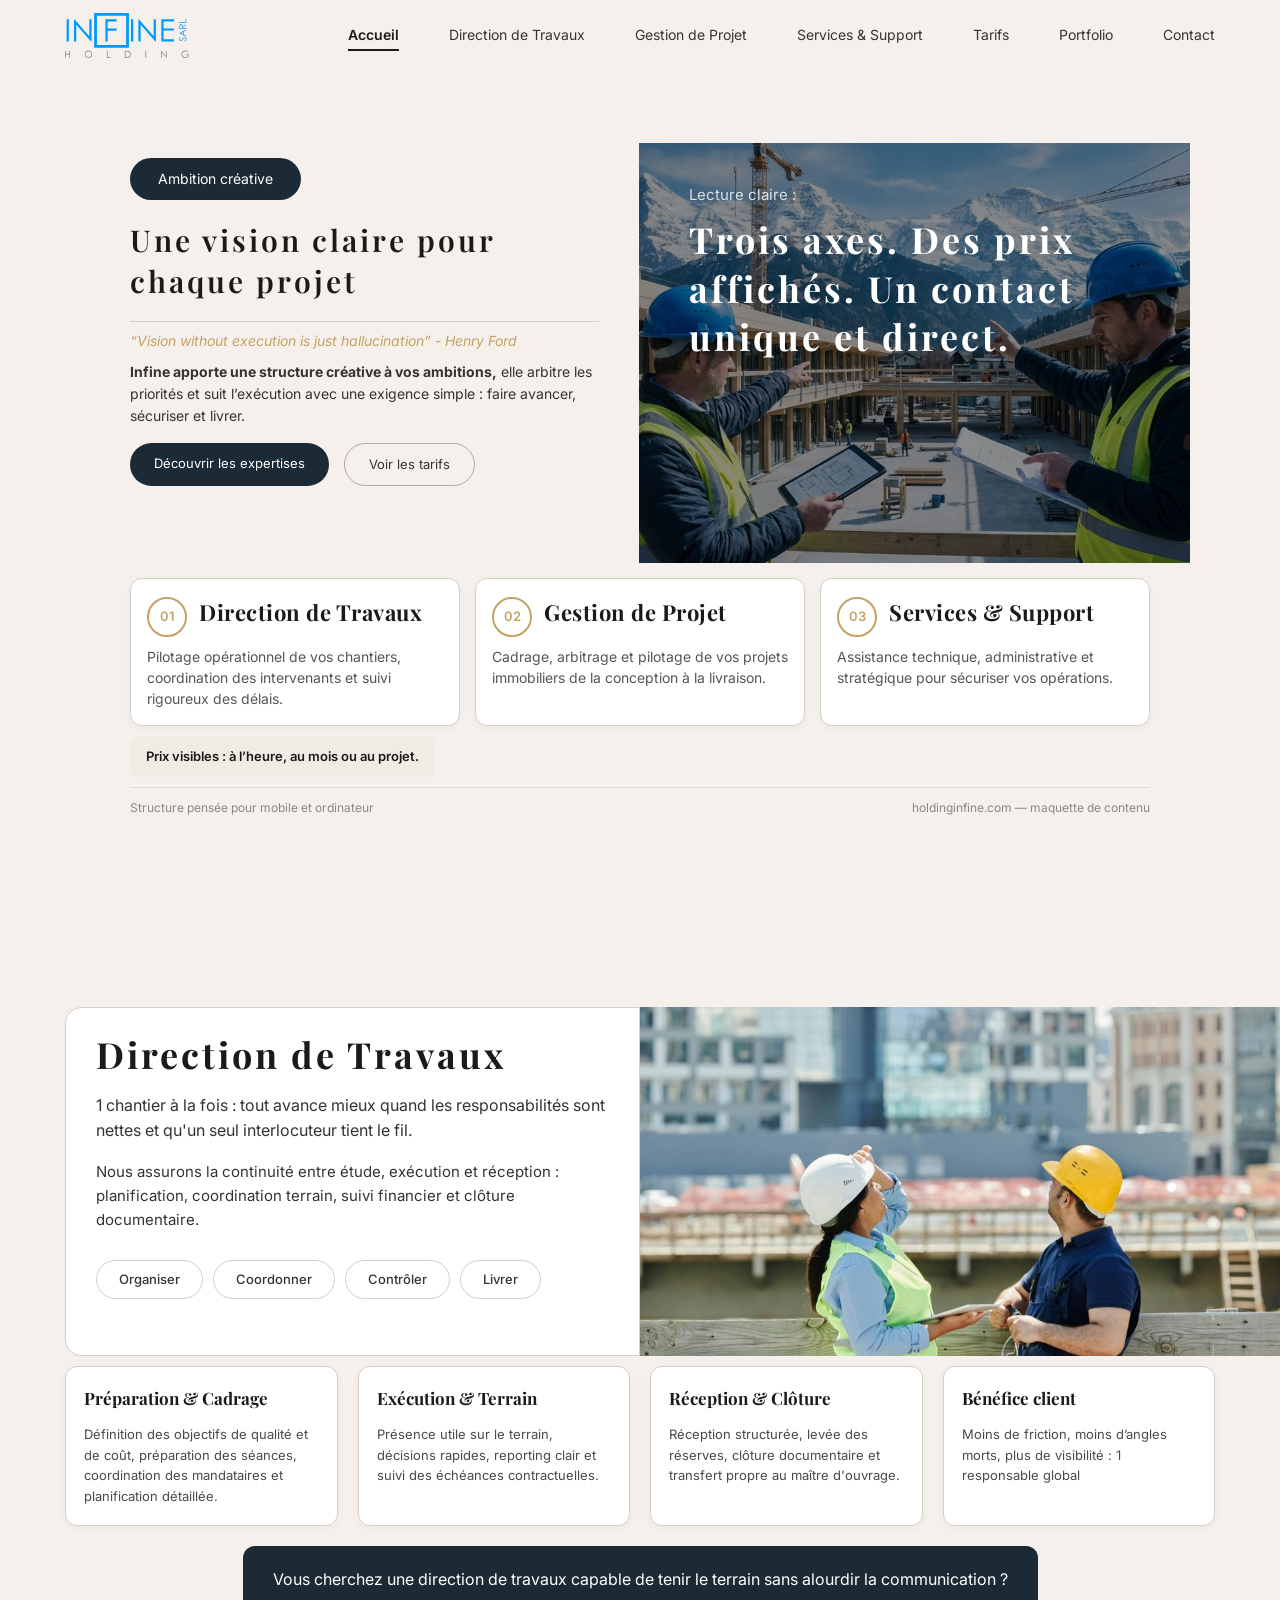
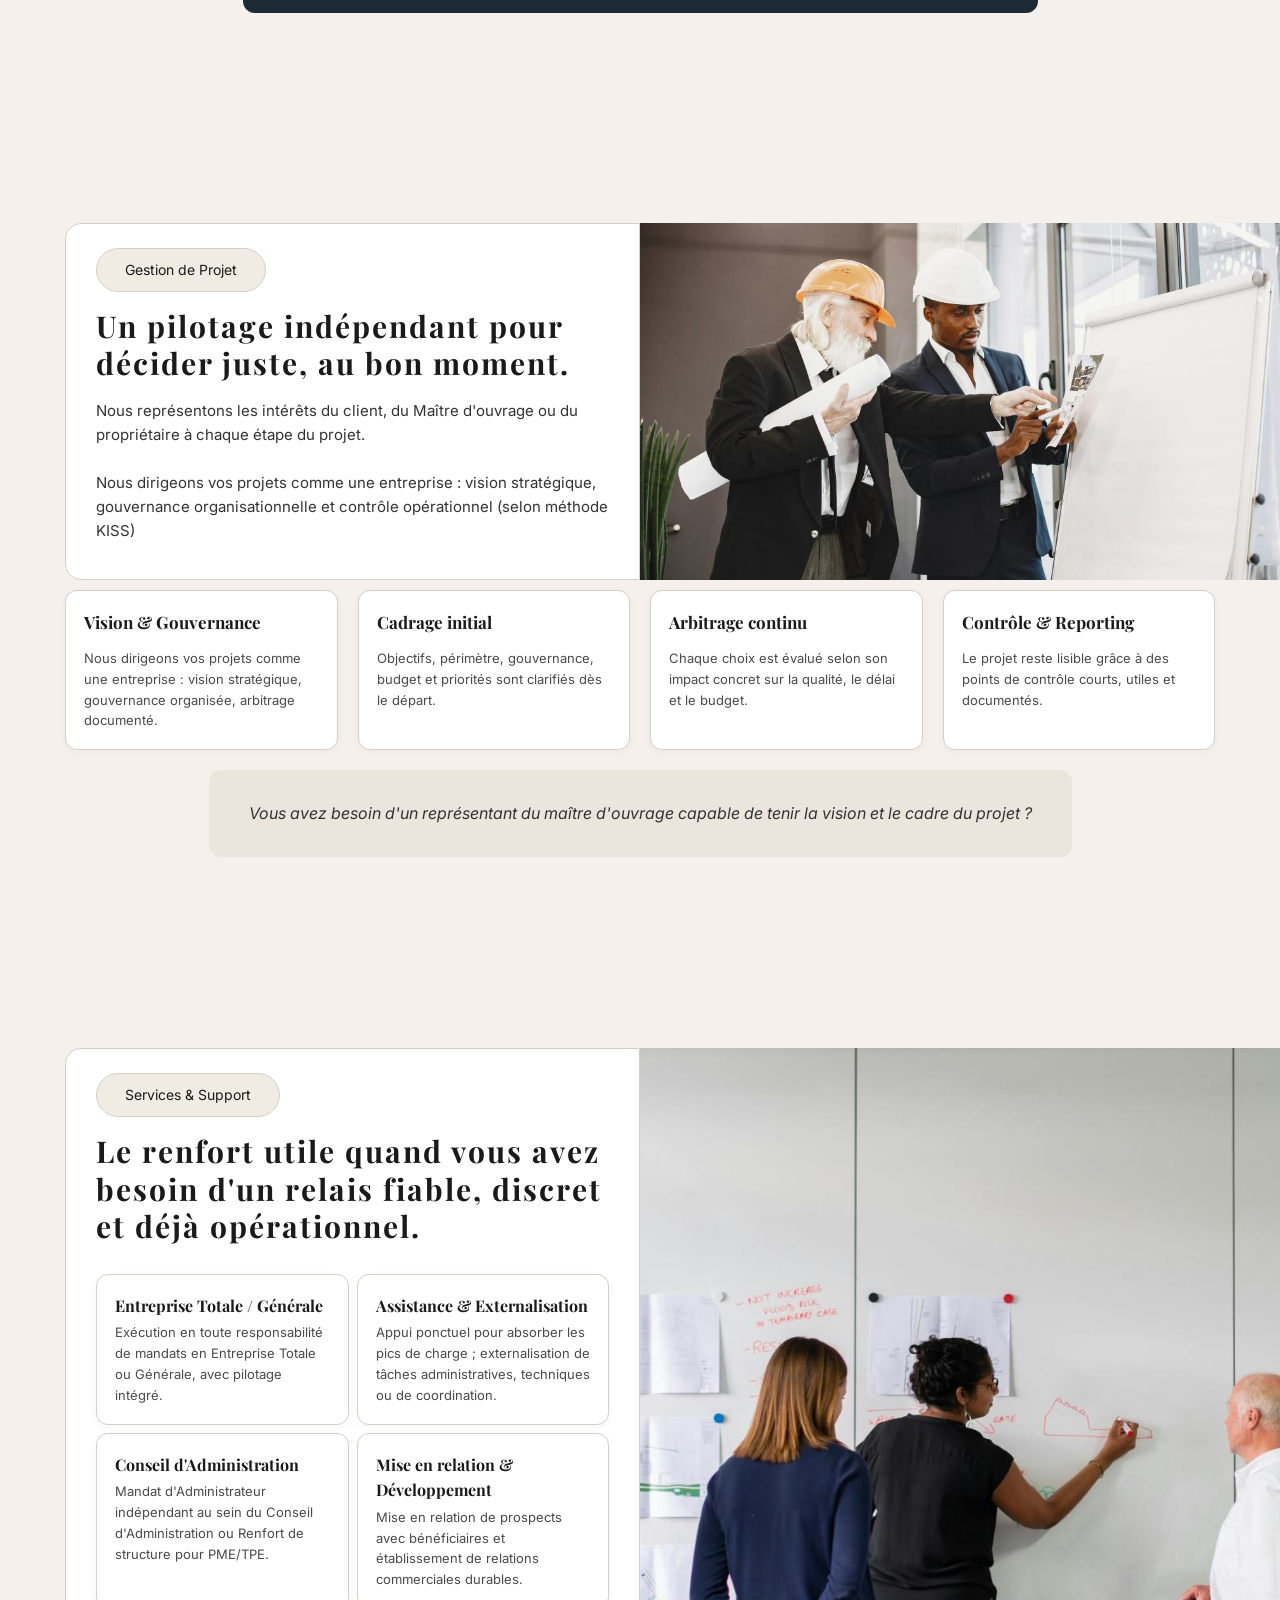
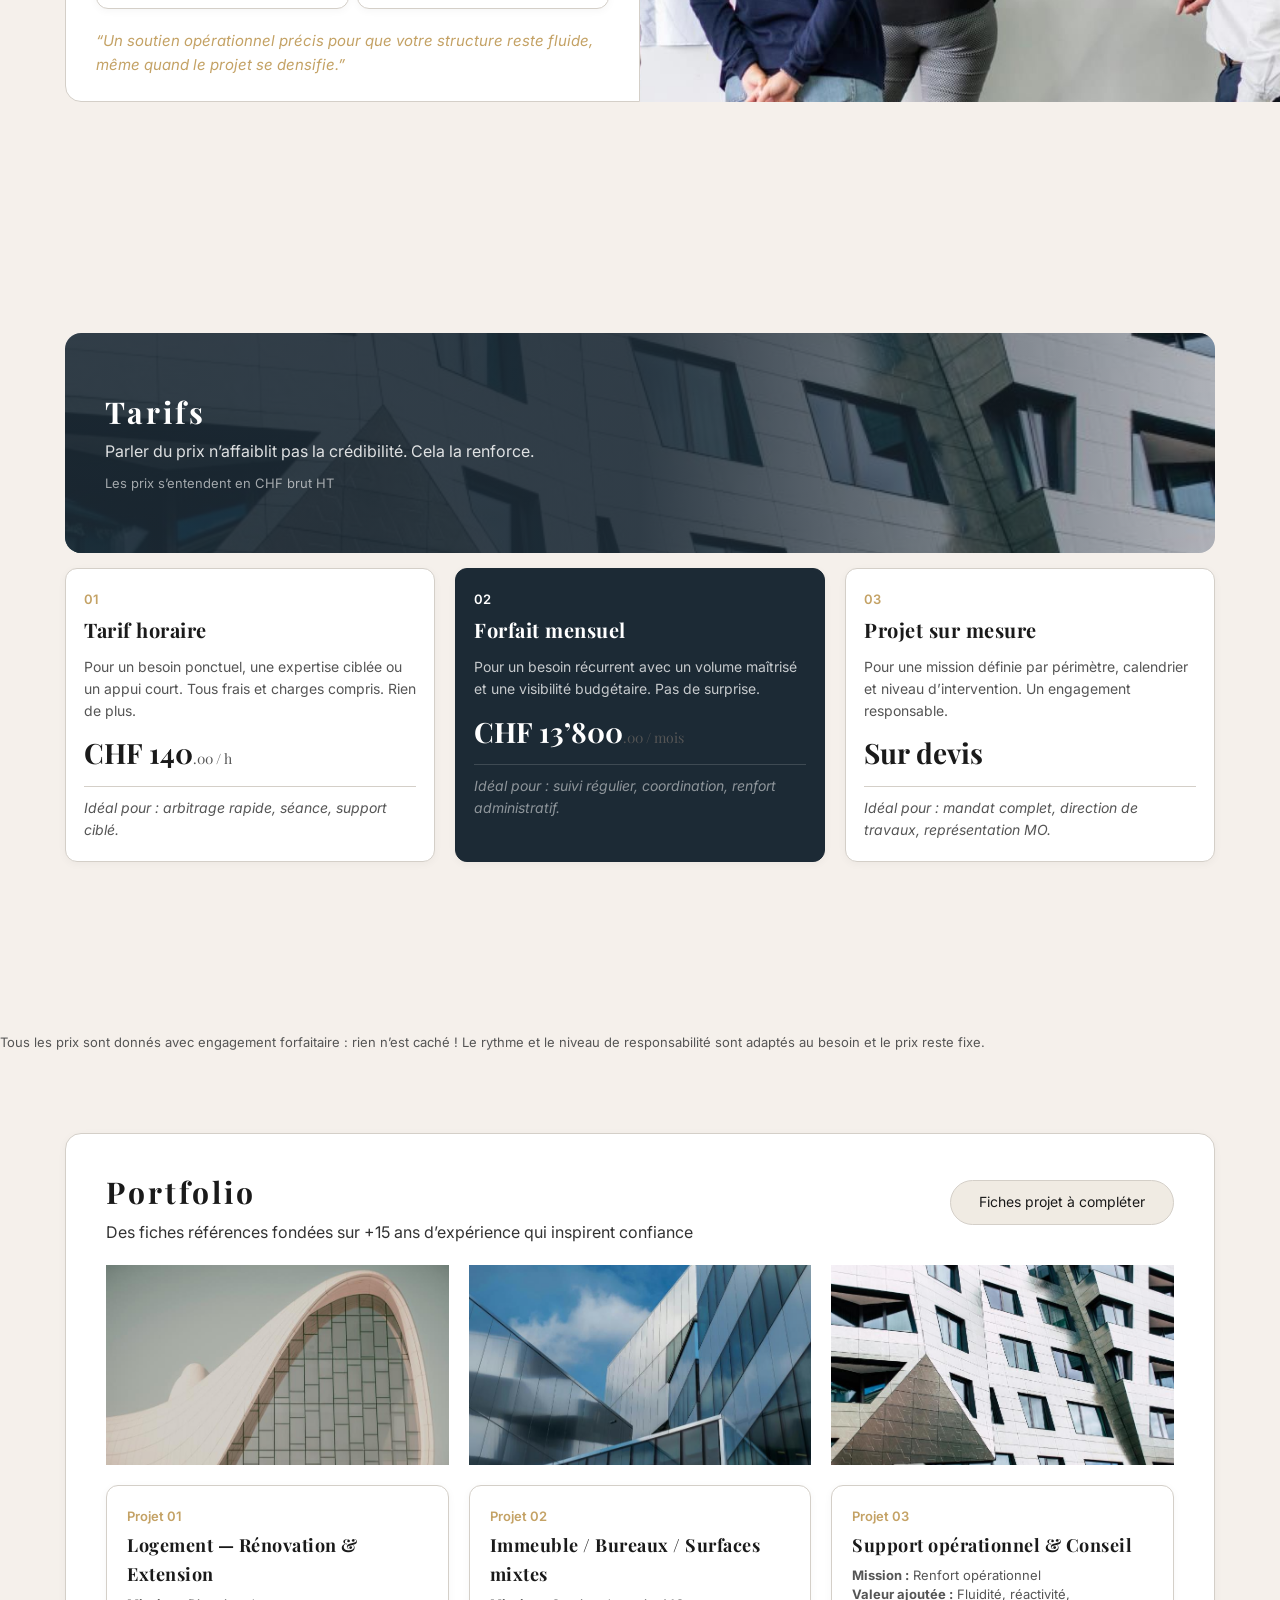
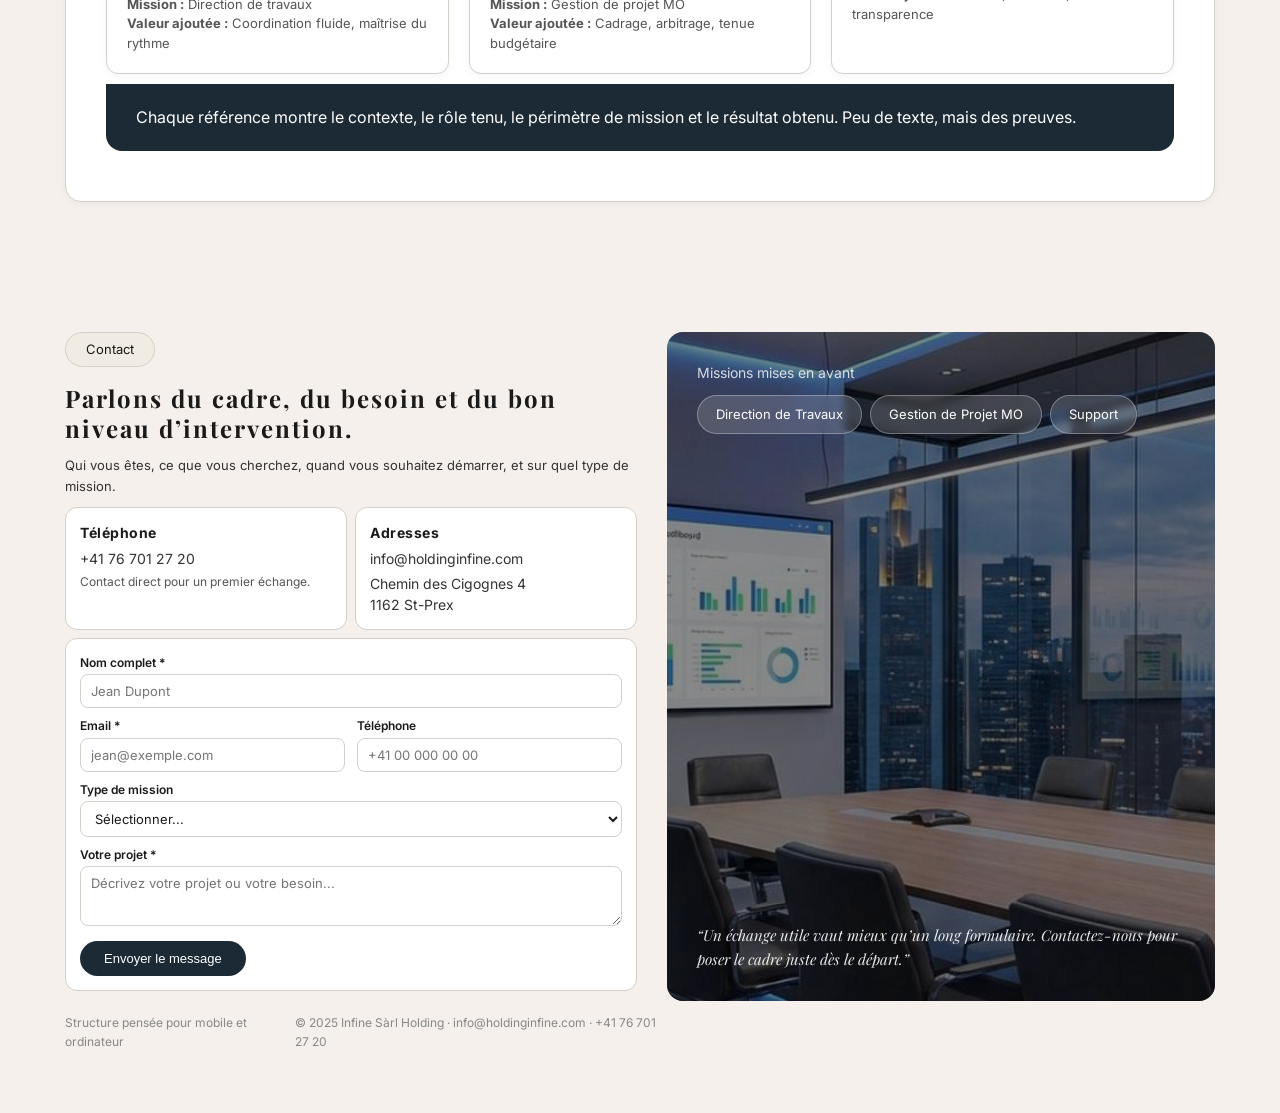
<file: index.html>
<!DOCTYPE html>
<html lang="fr">
<head>
  <meta charset="UTF-8">
  <meta name="viewport" content="width=device-width, initial-scale=1.0">
  <title>Holding Infine — Direction de Travaux & Gestion de Projet</title>
  <meta name="description" content="Direction de travaux, gestion de projet et support opérationnel. St-Prex, Suisse.">
  <link rel="preconnect" href="https://fonts.googleapis.com">
  <link href="https://fonts.googleapis.com/css2?family=Playfair+Display:ital,wght@0,400;0,600;0,700;1,400&family=Inter:wght@300;400;500;600;700;800&display=swap" rel="stylesheet">
  <style>
:root{
  --cream:#F5F0EB;--cream-dark:#EBE5DD;--gold:#C4A265;--gold-light:#D4A94B;
  --dark:#1A1A1A;--navy:#1C2A35;--body-text:#333;--gray:#555;--gray-light:#888;
  --border:#D4CFC8;--white:#FFF;--pill-bg:#F0EBE3;
}
*,*::before,*::after{box-sizing:border-box;margin:0;padding:0}
html{scroll-behavior:smooth;scroll-snap-type:y proximity}
body{font-family:'Inter',system-ui,sans-serif;color:var(--dark);background:var(--cream);font-size:15px;line-height:1.6}

/* NAV */
nav{position:sticky;top:0;z-index:100;background:var(--cream);padding:0 65px;display:flex;align-items:center;justify-content:space-between;height:70px}
.nav-brand{display:flex;align-items:center;gap:10px;text-decoration:none;color:var(--dark)}
.nav-brand-text{line-height:1.15}
.nav-brand-text .top{font-weight:900;font-size:22px;letter-spacing:2px;display:block}
.nav-brand-text .bot{font-weight:400;font-size:14px;letter-spacing:3px;color:var(--dark);display:block}
.nav-brand-bar{width:4px;height:40px;background:var(--gold);border-radius:2px}
.nav-links{display:flex;gap:50px;list-style:none;align-items:center}
.nav-links a{text-decoration:none;color:#333;font-size:14px;font-weight:400;padding-bottom:6px;border-bottom:2px solid transparent;transition:all .2s;white-space:nowrap}
.nav-links a:hover{color:var(--dark)}
.nav-links a.active{color:var(--dark);font-weight:600;border-bottom-color:var(--dark)}
.nav-toggle{display:none;background:none;border:none;cursor:pointer;flex-direction:column;gap:5px;padding:4px}
.nav-toggle span{display:block;width:22px;height:2px;background:var(--dark);border-radius:2px}

.container{margin:0;padding:0 65px}

/* PILLS */
.pill{display:inline-block;padding:10px 28px;border-radius:25px;font-size:14px;font-weight:400}
.pill-dark{background:var(--navy);color:var(--white)}
.pill-light{background:var(--pill-bg);color:var(--dark);border:1px solid var(--border)}
.pill-outline{background:transparent;color:var(--body-text);border:1px solid var(--border);padding:8px 22px;font-size:13px;font-weight:500}

/* BUTTONS */
.btn{display:inline-block;padding:10px 24px;border-radius:25px;font-size:13px;font-weight:400;text-decoration:none;transition:all .2s;cursor:pointer;border:none}
.btn-dark{background:var(--navy);color:var(--white)}
.btn-dark:hover{background:#2B3545}
.btn-outline{border:1.5px solid #B0AAA0;color:#333;background:transparent}
.btn-outline:hover{background:var(--navy);color:var(--white)}
.btn-group{display:flex;gap:15px;flex-wrap:wrap}

/* TYPE */
h1,.h1{font-family:'Playfair Display',serif;font-size:36px;font-weight:600;line-height:1.4;color:var(--dark);letter-spacing:3px}
h2{font-family:'Playfair Display',serif;font-size:30px;font-weight:700;line-height:1.25;color:var(--dark);letter-spacing:3px;margin-bottom:8px}
h3{font-family:'Playfair Display',serif;font-size:22px;font-weight:700;color:var(--dark);letter-spacing:.5px;margin-bottom:8px}
h4{font-family:'Playfair Display',serif;font-size:17px;font-weight:700;color:var(--dark);margin-bottom:12px}
.sub{font-size:16px;color:var(--body-text);line-height:1.6}
.body-text{font-size:15px;color:var(--body-text);line-height:1.6}
.gold-italic{font-style:italic;color:var(--gold);font-size:14px;border-top:1px solid var(--border);padding-top:8px;margin-top:20px;margin-bottom:8px}

/* ===== PAGE 1: HERO ===== */
.hero{padding:15px 0 0}
.hero-grid{display:grid;grid-template-columns:46% 54%;gap:40px;min-height:420px}
.hero-left{padding:15px 0 0;display:flex;flex-direction:column}
.hero-left .pill{margin-bottom:20px;width:fit-content}
.hero-left h1{margin-bottom:0;font-size:30px;line-height:1.35}
.hero-left .body-text{margin-bottom:15px;font-size:14px}
.hero-right{position:relative;min-height:320px}
.hero-right img{width:100%;height:100%;object-fit:cover;display:block}
.hero-overlay{position:absolute;inset:0;background:rgba(0,0,0,.45);padding:40px 50px;display:flex;flex-direction:column;justify-content:flex-start}
.hero-overlay .label{font-size:15px;color:rgba(255,255,255,.8);margin-bottom:8px}
.hero-overlay p{font-family:'Playfair Display',serif;font-size:36px;font-weight:700;color:var(--white);line-height:1.35;letter-spacing:3px;max-width:500px}

/* SERVICE STRIP */
.svc-strip{display:grid;grid-template-columns:repeat(3,1fr);gap:15px;margin-top:15px}
.svc-card{background:var(--white);border:1px solid var(--border);border-radius:12px;padding:16px 16px;box-shadow:0 2px 8px rgba(0,0,0,.04)}
.svc-head{display:flex;align-items:center;gap:12px;margin-bottom:8px}
.svc-num{width:40px;height:40px;border-radius:50%;border:2px solid var(--gold);display:flex;align-items:center;justify-content:center;font-size:13px;font-weight:600;color:var(--gold);flex-shrink:0}
.svc-card h3{font-size:22px;letter-spacing:.5px}
.svc-card p{font-size:14px;color:var(--gray);line-height:1.5}
.prix-pill{display:inline-block;background:var(--pill-bg);color:var(--dark);padding:10px 16px;border-radius:8px;font-size:13px;font-weight:600;margin-top:10px}
.page-foot{display:flex;justify-content:space-between;padding:10px 0;margin-top:10px;border-top:1px solid #E0DCD6;font-size:12px;color:var(--gray-light)}

/* ===== INNER PAGES: 2-COL ===== */
.slide{scroll-snap-align:start;scroll-margin-top:70px}
.page-2col{display:grid;grid-template-columns:1fr 1fr;gap:0;margin:20px 0;min-height:460px}
.page-2col .page-img:last-child{margin-right:-65px}
.page-img{position:relative;overflow:hidden}
.page-img img{width:100%;height:100%;object-fit:cover;display:block}
.page-text-card{background:var(--white);border:1px solid var(--border);border-radius:0 16px 16px 0;padding:24px 30px;display:flex;flex-direction:column;justify-content:center}
.page-text-card.left-radius{border-radius:16px 0 0 16px}
.page-text-card .pill{margin-bottom:16px;width:fit-content}
.page-text-card h2{font-size:36px;letter-spacing:3px;margin-bottom:16px}
.page-text-card .sub{margin-bottom:16px}
.page-text-card .body-text{margin-bottom:12px}

/* TAGS */
.tags{display:flex;gap:10px;flex-wrap:wrap;margin:16px 0}

/* CARD GRIDS */
.card-row{display:grid;gap:20px;margin:10px 0}
.card-row.cols-4{grid-template-columns:repeat(4,1fr)}
.card-row.cols-3{grid-template-columns:repeat(3,1fr)}
.card-row.cols-2{grid-template-columns:repeat(2,1fr)}
.card{background:var(--white);border:1px solid var(--border);border-radius:12px;padding:18px;box-shadow:0 2px 8px rgba(0,0,0,.04)}
.card p{font-size:13px;color:#4A4A4A;line-height:1.6}

/* DARK BANNER */
.dark-banner{background:var(--navy);color:var(--white);border-radius:12px;padding:20px 30px;margin:20px auto;max-width:1200px}
.dark-banner p{font-size:16px;line-height:1.7}
.dark-banner a{color:var(--white);text-decoration:none}

/* CTA BANNER */
.cta-banner{background:var(--cream-dark);border-radius:12px;padding:30px 40px;margin:10px 0}
.cta-banner p{font-size:16px;color:var(--body-text);line-height:1.7;font-style:italic}

/* SECTION BLOCK */
.section-block{margin:20px 0;background:var(--white);border:1px solid var(--border);border-radius:16px;padding:40px;box-shadow:0 2px 8px rgba(0,0,0,.04)}

/* TARIFS */
.tarif-hero{position:relative;border-radius:16px;overflow:hidden;margin:0;height:220px}
.tarif-hero img{width:100%;height:100%;object-fit:cover;display:block}
.tarif-hero-overlay{position:absolute;inset:0;background:linear-gradient(to right,rgba(28,42,53,.9) 50%,rgba(28,42,53,.3) 100%);padding:40px;display:flex;flex-direction:column;justify-content:center}
.tarif-hero-overlay h2{color:var(--white);letter-spacing:3px}
.tarif-hero-overlay .sub{color:rgba(255,255,255,.85)}
.tarif-hero-overlay .ht{font-size:13px;color:rgba(255,255,255,.6);margin-top:8px}

.pricing-grid{display:grid;grid-template-columns:repeat(3,1fr);gap:20px;margin:15px 0}
.pricing-card{background:var(--white);border:1px solid var(--border);border-radius:12px;padding:20px 18px;box-shadow:0 2px 8px rgba(0,0,0,.04)}
.pricing-card.dark{background:var(--navy);color:var(--white);border-color:var(--navy)}
.pricing-card.dark h3,.pricing-card.dark .price,.pricing-card.dark .pricing-num{color:var(--white)}
.pricing-card.dark p{color:rgba(255,255,255,.75)}
.pricing-card.dark .pricing-ideal{color:rgba(255,255,255,.5)}
.pricing-card.dark .price{color:var(--white)}
.pricing-card.dark hr{border-color:rgba(255,255,255,.15)}
.pricing-num{font-size:13px;font-weight:600;color:var(--gold);margin-bottom:4px}
.pricing-card h3{font-family:'Playfair Display',serif;font-size:20px;font-weight:700;margin-bottom:10px}
.price{font-family:'Playfair Display',serif;font-size:28px;font-weight:700;margin:10px 0 6px}
.price span{font-size:14px;font-weight:400;color:var(--gray)}
.pricing-card p{font-size:14px;color:var(--gray);line-height:1.55}
.pricing-card hr{border:none;border-top:1px solid var(--border);margin:10px 0}
.pricing-ideal{font-size:13px;color:var(--gray-light);font-style:italic}

/* PORTFOLIO */
.portfolio-imgs{display:grid;grid-template-columns:repeat(3,1fr);gap:20px;margin-bottom:20px}
.portfolio-imgs img{width:100%;height:200px;object-fit:cover;display:block}
.portfolio-cards{display:grid;grid-template-columns:repeat(3,1fr);gap:20px}
.pf-card{background:var(--white);border:1px solid var(--border);border-radius:12px;padding:20px;box-shadow:0 2px 8px rgba(0,0,0,.04)}
.pf-num{font-size:13px;font-weight:600;color:var(--gold);margin-bottom:4px}
.pf-card h3{font-size:18px;margin-bottom:6px}
.pf-card p{font-size:13px;color:var(--gray);line-height:1.5}

/* CONTACT */
.contact-2col{display:grid;grid-template-columns:1.1fr 1fr;gap:0;margin:20px 0;overflow:hidden}
.contact-left{padding:0 30px 0 0}
.contact-left .pill{margin-bottom:16px;display:inline-block}
.contact-left h2{letter-spacing:3px;margin-bottom:12px}
.contact-cards{display:grid;grid-template-columns:1fr 1fr;gap:8px;margin:10px 0}
.contact-card{background:var(--white);border:1px solid var(--border);border-radius:12px;padding:14px}
.contact-card.wide{grid-column:1/-1}
.contact-card strong{display:block;font-size:14px;font-weight:700;letter-spacing:.5px;margin-bottom:4px}
.contact-card p{font-size:14px;color:var(--body-text);line-height:1.5}
.contact-card a{color:var(--body-text);text-decoration:none}
.contact-right{position:relative;min-height:auto;border-radius:16px;overflow:hidden}
.contact-right img{width:100%;height:100%;object-fit:cover;display:block}
.contact-right-overlay{position:absolute;inset:0;background:rgba(0,0,0,.45);display:flex;flex-direction:column;justify-content:space-between;padding:30px}
.contact-right-overlay .top-label{font-size:14px;color:rgba(255,255,255,.8);margin-bottom:10px}
.contact-right-overlay .pills{display:flex;gap:8px;flex-wrap:wrap}
.pill-frosted{display:inline-block;background:rgba(255,255,255,.15);color:var(--white);border:1px solid rgba(255,255,255,.3);padding:8px 18px;border-radius:25px;font-size:13px;backdrop-filter:blur(4px)}
.contact-right-overlay .bottom-quote{font-family:'Playfair Display',serif;font-style:italic;font-size:15px;color:rgba(255,255,255,.9);line-height:1.6}

/* FORM */
.form-group{margin-bottom:8px}
.form-group label{display:block;font-size:12px;font-weight:600;margin-bottom:2px;color:var(--dark)}
.form-group input,.form-group select,.form-group textarea{width:100%;padding:8px 10px;border:1.5px solid var(--border);border-radius:8px;font-family:inherit;font-size:13px;color:var(--dark);background:var(--white);transition:border-color .2s}
.form-group input:focus,.form-group select:focus,.form-group textarea:focus{outline:none;border-color:var(--gold)}
.form-group textarea{resize:vertical;min-height:60px}

/* FOOTER */
footer{padding:18px 65px;display:flex;justify-content:space-between;font-size:12px;color:var(--gray-light);border-top:1px solid #E0DCD6;margin-top:25px}
footer a{color:var(--gray-light);text-decoration:none}
footer a:hover{color:var(--gold)}


/* SLIDES */
.slide{min-height:calc(100vh - 70px);display:flex;flex-direction:column;justify-content:center;padding:10px 65px;overflow:hidden}
.slide-compact{min-height:calc(100vh - 70px);display:flex;flex-direction:column;justify-content:center;padding:10px 0}
.slide .page-2col{margin:0 auto!important;min-height:auto!important;flex-shrink:0}
.slide .card-row{margin:10px auto!important;max-width:1200px}
.slide .dark-banner{margin:10px auto!important}
.slide .cta-banner{margin:10px auto!important}

/* MOBILE */
@media(max-width:900px){
  nav{padding:0 20px}
  .container{padding:0 20px}
  .nav-links{display:none;flex-direction:column;position:absolute;top:70px;left:0;right:0;background:var(--cream);padding:16px 20px;border-bottom:1px solid var(--border);z-index:99;gap:8px}
  .nav-links.open{display:flex}
  .nav-toggle{display:flex}
  .hero-grid,.page-2col,.contact-2col{grid-template-columns:1fr}
  .hero-right,.page-img,.contact-right{min-height:250px}
  .svc-strip,.card-row.cols-4,.card-row.cols-3,.card-row.cols-2,.pricing-grid,.portfolio-imgs,.portfolio-cards,.contact-cards{grid-template-columns:1fr}
  .page-text-card{border-radius:0 0 16px 16px!important;padding:24px 20px}
  footer{flex-direction:column;gap:4px;text-align:center;padding:18px 20px}
}
  </style>
  <script>
  document.addEventListener('DOMContentLoaded',function(){
    var links=document.querySelectorAll('.nav-links a');
    var ids=['accueil','direction','gestion','support','tarifs','portfolio','contact'];
    var isScrolling=false;

    // Update active nav on scroll
    function updateNav(){
      var st=window.scrollY+120;
      for(var i=ids.length-1;i>=0;i--){
        var el=document.getElementById(ids[i]);
        if(el&&el.offsetTop<=st){
          links.forEach(function(a){a.classList.remove('active')});
          links[i].classList.add('active');
          break;
        }
      }
    }
    window.addEventListener('scroll',updateNav);

    // PowerPoint-style: scroll snaps to next/prev section
    var currentIdx=0;
    function getClosestSection(){
      var st=window.scrollY+200;
      for(var i=ids.length-1;i>=0;i--){
        var el=document.getElementById(ids[i]);
        if(el&&el.offsetTop<=st) return i;
      }
      return 0;
    }

    window.addEventListener('wheel',function(e){
      if(isScrolling) { e.preventDefault(); return; }
      currentIdx=getClosestSection();
      if(e.deltaY>0){
        // Scroll down
        if(currentIdx<ids.length-1){
          e.preventDefault();
          isScrolling=true;
          currentIdx++;
          document.getElementById(ids[currentIdx]).scrollIntoView({behavior:'smooth',block:'start'});
          setTimeout(function(){isScrolling=false},800);
        }
      } else {
        // Scroll up
        if(currentIdx>0){
          e.preventDefault();
          isScrolling=true;
          currentIdx--;
          document.getElementById(ids[currentIdx]).scrollIntoView({behavior:'smooth',block:'start'});
          setTimeout(function(){isScrolling=false},800);
        }
      }
    },{passive:false});

    // Nav clicks also update index
    links.forEach(function(a,i){
      a.addEventListener('click',function(e){
        e.preventDefault();
        currentIdx=i;
        isScrolling=true;
        document.getElementById(ids[i]).scrollIntoView({behavior:'smooth',block:'start'});
        setTimeout(function(){isScrolling=false},800);
      });
    });
  });
  </script>
  <script src="https://identity.netlify.com/v1/netlify-identity-widget.js"></script>
</head>
<body>

<nav>
  <a class="nav-brand" href="#accueil">
    <img src="assets/logo.svg" alt="Infine Holding Sàrl" style="height:45px;width:auto">
  </a>
  <button class="nav-toggle" onclick="this.nextElementSibling.classList.toggle('open')"><span></span><span></span><span></span></button>
  <ul class="nav-links">
    <li><a href="#accueil" class="active">Accueil</a></li>
    <li><a href="#direction">Direction de Travaux</a></li>
    <li><a href="#gestion">Gestion de Projet</a></li>
    <li><a href="#support">Services &amp; Support</a></li>
    <li><a href="#tarifs">Tarifs</a></li>
    <li><a href="#portfolio">Portfolio</a></li>
    <li><a href="#contact">Contact</a></li>
  </ul>
</nav>

<!-- ===== ACCUEIL ===== -->
<div id="accueil" class="slide"><section class="hero" style="padding:0;width:100%">
  <div class="container">
    <div class="hero-grid">
      <div class="hero-left">
        <span class="pill pill-dark">Ambition cr&eacute;ative</span>
        <h1>Direction de travaux, gestion de projet et support op&eacute;rationnel pour des d&eacute;cisions plus claires et des r&eacute;alisations mieux tenues.</h1>
        <p class="gold-italic">&ldquo;Vision without execution is just hallucination&rdquo; - Henry Ford</p>
        <p class="body-text"><strong>Infine apporte une structure cr&eacute;ative &agrave; vos ambitions,</strong> elle arbitre les priorit&eacute;s et suit l&rsquo;ex&eacute;cution avec une exigence simple&nbsp;: faire avancer, s&eacute;curiser et livrer.</p>
        <div class="btn-group">
          <a href="#direction" class="btn btn-dark">D&eacute;couvrir les expertises</a>
          <a href="#tarifs" class="btn btn-outline">Voir les tarifs</a>
        </div>
      </div>
      <div class="hero-right">
        <img src="assets/hero-direction.jpg" alt="Architecture">
        <div class="hero-overlay">
          <span class="label">Lecture claire&nbsp;:</span>
          <p>Trois axes. Des prix affich&eacute;s. Un contact unique et direct.</p>
        </div>
      </div>
    </div>
    <div class="svc-strip">
      <div class="svc-card"><div class="svc-head"><div class="svc-num">01</div><h3>Direction de Travaux</h3></div><p>Achat, coordination chantier, suivi qualit&eacute;, gestion des co&ucirc;ts et d&eacute;lais sous contr&ocirc;le.</p></div>
      <div class="svc-card"><div class="svc-head"><div class="svc-num">02</div><h3>Gestion op&eacute;rationnelle de Projet</h3></div><p>Repr&eacute;sentation ind&eacute;pendante et pilotage global c&ocirc;t&eacute; ma&icirc;tre d&rsquo;ouvrage.</p></div>
      <div class="svc-card"><div class="svc-head"><div class="svc-num">03</div><h3>Services &amp; Support</h3></div><p>Ex&eacute;cution directe en EG ou ET ou renfort cibl&eacute;&nbsp;: administratif, &eacute;v&eacute;nementiel, conseil etc.</p></div>
    </div>
    <span class="prix-pill">Prix visibles&nbsp;: &agrave; l&rsquo;heure, au mois ou au projet.</span>
    <div class="page-foot">
      <span>Structure pens&eacute;e pour mobile et ordinateur</span>
      <span>holdinginfine.com &mdash; maquette de contenu</span>
    </div>
  </div>
</section></div>

<!-- ===== DIRECTION DE TRAVAUX ===== -->
<div id="direction" class="slide"><div class="page-2col" style="margin:0">
  <div class="page-text-card" style="border-radius:16px 0 0 16px">
    <h2>Direction de Travaux</h2>
    <p class="sub">1 chantier &agrave; la fois&nbsp;: tout avance mieux quand les responsabilit&eacute;s sont nettes et le suivi constant</p>
    <p class="body-text">Nous assurons la continuit&eacute; entre &eacute;tude, ex&eacute;cution et r&eacute;ception&nbsp;: planification, coordination des entreprises, contr&ocirc;le qualit&eacute;, suivi des co&ucirc;ts et respect du calendrier.</p>
    <div class="tags">
      <span class="pill pill-outline">Organiser</span>
      <span class="pill pill-outline">Coordonner</span>
      <span class="pill pill-outline">Contr&ocirc;ler</span>
      <span class="pill pill-outline">Livrer</span>
    </div>
  </div>
  <div class="page-img"><img src="assets/direction-travaux.jpeg" alt="Direction de travaux" loading="lazy"></div>
</div>
<div class="card-row cols-4">
  <div class="card"><h4>Avant travaux</h4><p>D&eacute;finition des objectifs de qualit&eacute; et de co&ucirc;t, pr&eacute;paration des s&eacute;quences, <strong>mise en concurrence sur tous les lots lors de l&rsquo;acquisition,</strong> cadrage des intervenants, validation du rythme d&rsquo;ex&eacute;cution.</p></div>
  <div class="card"><h4>Pendant travaux</h4><p>Pr&eacute;sence utile sur le terrain, d&eacute;cisions rapides, reporting clair et suivi des &eacute;carts.</p></div>
  <div class="card"><h4>Fin de chantier</h4><p>R&eacute;ception structur&eacute;e, lev&eacute;e des r&eacute;serves, cl&ocirc;ture documentaire et remise ma&icirc;tris&eacute;e.</p></div>
  <div class="card"><h4>B&eacute;n&eacute;fice client</h4><p>Moins de friction, moins d&rsquo;angles morts, plus de visibilit&eacute;&nbsp;: 1 responsable global</p></div>
</div>
<div class="dark-banner" >
  <p>Vous cherchez une direction de travaux capable de tenir le terrain sans alourdir la communication&nbsp;? Parlons du cadre, du rythme et des responsabilit&eacute;s.</p>
</div></div>

<!-- ===== GESTION DE PROJET ===== -->
<div id="gestion" class="slide"><div class="page-2col" style="margin:0">
  <div class="page-text-card" style="border-radius:16px 0 0 16px">
    <span class="pill pill-light">Gestion de Projet</span>
    <h2 style="font-size:30px;letter-spacing:2px">Un pilotage ind&eacute;pendant pour d&eacute;cider juste, au bon moment.</h2>
    <p class="body-text">Nous repr&eacute;sentons les int&eacute;r&ecirc;ts du client, du Ma&icirc;tre d&rsquo;ouvrage ou du Conseil d&rsquo;Administration&nbsp;: de la faisabilit&eacute; &agrave; la r&eacute;alisation&nbsp;: cadrage, arbitrage, budget, risques, coordination des parties prenantes.</p>
    <p class="body-text" style="margin-top:12px">Nous dirigeons vos projets comme une entreprise&nbsp;: vision strat&eacute;gique, gouvernance organisationnelle et contr&ocirc;le op&eacute;rationnel (selon m&eacute;thode KISS)</p>
  </div>
  <div class="page-img"><img src="assets/gestion-projet.jpeg" alt="Gestion de projet" loading="lazy"></div>
</div>
<div class="card-row cols-4">
  <div class="card"><h4>Cadrer</h4><p>Objectifs, p&eacute;rim&egrave;tre, gouvernance, budget et priorit&eacute;s sont clarifi&eacute;s d&egrave;s l&rsquo;amont.</p></div>
  <div class="card"><h4>Arbitrer</h4><p>Chaque choix est &eacute;valu&eacute; selon son impact concret sur la qualit&eacute;, le d&eacute;lai et le co&ucirc;t&nbsp;: les d&eacute;cisions sont s&eacute;curis&eacute;es.</p></div>
  <div class="card"><h4>Piloter</h4><p>Le projet reste lisible gr&acirc;ce &agrave; des points de contr&ocirc;le courts, utiles et document&eacute;s.</p></div>
  <div class="card"><h4>S&eacute;curiser</h4><p>Moins d&rsquo;impr&eacute;vus, plus de ma&icirc;trise.</p></div>
</div>
<div class="cta-banner">
  <p>Vous avez besoin d&rsquo;un repr&eacute;sentant du ma&icirc;tre d&rsquo;ouvrage capable de tenir la ligne, de poser les bonnes questions et d&rsquo;acc&eacute;l&eacute;rer les d&eacute;cisions&nbsp;? Contactez-nous.</p>
</div></div>

<!-- ===== SERVICES & SUPPORT ===== -->
<div id="support" class="slide"><div class="page-2col" style="margin:0">
  <div class="page-text-card" style="border-radius:16px 0 0 16px">
    <span class="pill pill-light">Services &amp; Support</span>
    <h2 style="font-size:30px;letter-spacing:2px">Le renfort utile quand vous avez besoin d&rsquo;un relais fiable, discret et d&eacute;j&agrave; op&eacute;rationnel.</h2>
    <div style="display:grid;grid-template-columns:1fr 1fr;gap:8px;margin-top:12px">
      <div class="card"><h4 style="font-size:16px;margin-bottom:4px">R&eacute;alisation</h4><p>Ex&eacute;cution en toute responsabilit&eacute; de mandats en Entreprise Totale ou G&eacute;n&eacute;rale. Organisation d&rsquo;op&eacute;rations &eacute;v&eacute;nementielles.</p></div>
      <div class="card"><h4 style="font-size:16px;margin-bottom:4px">Support aux bureaux d&rsquo;&Eacute;tudes</h4><p>Appui ponctuel pour absorber les pics de charge&nbsp;; externalisation de t&acirc;ches administratives&nbsp;; support technique&nbsp;; Traduction FR/DE/EN/RO/ES.</p></div>
      <div class="card"><h4 style="font-size:16px;margin-bottom:4px">Gouvernance</h4><p>Mandat d&rsquo;Administrateur ind&eacute;pendant au sein du Conseil d&rsquo;Administration <strong>ou</strong> Renfort op&eacute;rationnel bas&eacute; sur la performance, transparence et tra&ccedil;abilit&eacute;.</p></div>
      <div class="card"><h4 style="font-size:16px;margin-bottom:4px">R&eacute;seautage et Apport d&rsquo;affaires</h4><p>Mise en relation de prospects avec b&eacute;n&eacute;ficiaires et &eacute;tablissement de relations commerciales.</p></div>
    </div>
    <p style="font-style:italic;color:var(--gold);font-size:15px;margin-top:20px;line-height:1.6">&ldquo;Un soutien op&eacute;rationnel pr&eacute;cis pour que votre structure reste fluide, m&ecirc;me quand le projet se densifie.&rdquo;</p>
  </div>
  <div class="page-img"><img src="assets/services-support.jpeg" alt="Services et support" loading="lazy"></div>
</div></div>

<!-- ===== TARIFS ===== -->
<div id="tarifs" class="slide"><div class="tarif-hero">
  <img src="assets/portfolio-3.jpeg" alt="Architecture" loading="lazy">
  <div class="tarif-hero-overlay">
    <h2 style="color:var(--white)">Tarifs</h2>
    <p class="sub" style="color:rgba(255,255,255,.85)">Parler du prix n&rsquo;affaiblit pas la cr&eacute;dibilit&eacute;. Cela la renforce.</p>
    <p class="ht">Les prix s&rsquo;entendent en CHF brut HT</p>
  </div>
</div>
<div class="pricing-grid">
  <div class="pricing-card">
    <div class="pricing-num">01</div>
    <h3>Tarif horaire</h3>
    <p>Pour un besoin ponctuel, une expertise cibl&eacute;e ou un appui court. Tous frais et charges compris. Rien de plus.</p>
    <div class="price">CHF 140<span>.00 / h</span></div>
    <hr><p class="pricing-ideal">Id&eacute;al pour&nbsp;: arbitrage rapide, s&eacute;ance, support cibl&eacute;.</p>
  </div>
  <div class="pricing-card dark">
    <div class="pricing-num">02</div>
    <h3>Forfait mensuel</h3>
    <p>Pour un besoin r&eacute;current avec un volume ma&icirc;tris&eacute; et une visibilit&eacute; budg&eacute;taire. Pas de surprise.</p>
    <div class="price">CHF 13&rsquo;800<span>.00 / mois</span></div>
    <hr><p class="pricing-ideal">Id&eacute;al pour&nbsp;: suivi r&eacute;gulier, coordination, renfort administratif.</p>
  </div>
  <div class="pricing-card">
    <div class="pricing-num">03</div>
    <h3>Projet sur mesure</h3>
    <p>Pour une mission d&eacute;finie par p&eacute;rim&egrave;tre, calendrier et niveau d&rsquo;intervention. Un engagement responsable.</p>
    <div class="price">Sur devis</div>
    <hr><p class="pricing-ideal">Id&eacute;al pour&nbsp;: mandat complet, direction de travaux, repr&eacute;sentation MO.</p>
  </div>
</div></div>
<p style="font-size:13px;color:var(--gray);margin:12px 0 0;line-height:1.6">Tous les prix sont donn&eacute;s avec engagement forfaitaire&nbsp;: rien n&rsquo;est cach&eacute;&nbsp;! Le rythme et le niveau de responsabilit&eacute; sont adapt&eacute;s au besoin et le prix reste fixe.</p>

<!-- ===== PORTFOLIO ===== -->
<div id="portfolio" class="slide"><div class="section-block">
  <div style="display:flex;justify-content:space-between;align-items:flex-start;margin-bottom:20px">
    <div><h2>Portfolio</h2><p class="sub">Des fiches r&eacute;f&eacute;rences fond&eacute;es sur +15 ans d&rsquo;exp&eacute;rience qui inspirent confiance</p></div>
    <span class="pill pill-light" style="flex-shrink:0;margin-top:6px">Fiches projet &agrave; compl&eacute;ter</span>
  </div>
  <div class="portfolio-imgs">
    <img src="assets/portfolio-1.jpeg" alt="Projet 1" loading="lazy">
    <img src="assets/portfolio-2.jpeg" alt="Projet 2" loading="lazy">
    <img src="assets/portfolio-3.jpeg" alt="Projet 3" loading="lazy">
  </div>
  <div class="portfolio-cards">
    <div class="pf-card"><div class="pf-num">Projet 01</div><h3>Logement &mdash; R&eacute;novation &amp; Extension</h3><p><strong>Mission&nbsp;:</strong> Direction de travaux<br><strong>Valeur ajout&eacute;e&nbsp;:</strong> Coordination fluide, ma&icirc;trise du rythme</p></div>
    <div class="pf-card"><div class="pf-num">Projet 02</div><h3>Immeuble / Bureaux / Surfaces mixtes</h3><p><strong>Mission&nbsp;:</strong> Gestion de projet MO<br><strong>Valeur ajout&eacute;e&nbsp;:</strong> Cadrage, arbitrage, tenue budg&eacute;taire</p></div>
    <div class="pf-card"><div class="pf-num">Projet 03</div><h3>Support op&eacute;rationnel &amp; Conseil</h3><p><strong>Mission&nbsp;:</strong> Renfort op&eacute;rationnel<br><strong>Valeur ajout&eacute;e&nbsp;:</strong> Fluidit&eacute;, r&eacute;activit&eacute;, transparence</p></div>
  </div>
  <div class="dark-banner" style="margin:20px -40px -40px;border-radius:0 0 16px 16px">
    <p>Chaque r&eacute;f&eacute;rence montre le contexte, le r&ocirc;le tenu, le p&eacute;rim&egrave;tre de mission et le r&eacute;sultat obtenu. Peu de texte, mais des preuves.</p>
  </div>
</div></div>

<!-- ===== CONTACT ===== -->
<div id="contact" class="slide"><div class="contact-2col">
  <div class="contact-left">
    <span class="pill pill-light" style="padding:6px 20px;font-size:13px">Contact</span>
    <h2 style="font-size:24px;letter-spacing:2px">Parlons du cadre, du besoin et du bon niveau d&rsquo;intervention.</h2>
    <p class="body-text" style="margin-bottom:8px;font-size:13px">Qui vous &ecirc;tes, ce que vous cherchez, quand vous souhaitez d&eacute;marrer, et sur quel type de mission.</p>
    <div class="contact-cards">
      <div class="contact-card"><strong>T&eacute;l&eacute;phone</strong><p><a href="tel:+41767012720">+41 76 701 27 20</a></p><p style="font-size:12px;color:var(--gray);margin-top:4px">Contact direct pour un premier &eacute;change.</p></div>
      <div class="contact-card"><strong>Adresses</strong><p><a href="mailto:info@holdinginfine.com">info@holdinginfine.com</a></p><p style="margin-top:4px">Chemin des Cigognes 4<br>1162 St-Prex</p></div>
      <div class="contact-card wide">
        <form name="contact" method="POST" data-netlify="true" netlify-honeypot="bot-field">
          <input type="hidden" name="form-name" value="contact">
          <p style="display:none"><input name="bot-field"></p>
          <div class="form-group"><label>Nom complet *</label><input type="text" name="nom" required placeholder="Jean Dupont"></div>
          <div style="display:grid;grid-template-columns:1fr 1fr;gap:12px">
            <div class="form-group"><label>Email *</label><input type="email" name="email" required placeholder="jean@exemple.com"></div>
            <div class="form-group"><label>T&eacute;l&eacute;phone</label><input type="tel" name="telephone" placeholder="+41 00 000 00 00"></div>
          </div>
          <div class="form-group"><label>Type de mission</label><select name="mission"><option value="">S&eacute;lectionner...</option><option>Direction de Travaux</option><option>Gestion de Projet</option><option>Services &amp; Support</option><option>Autre</option></select></div>
          <div class="form-group"><label>Votre projet *</label><textarea name="message" required placeholder="D&eacute;crivez votre projet ou votre besoin..."></textarea></div>
          <button type="submit" class="btn btn-dark">Envoyer le message</button>
        </form>
      </div>
    </div>
  </div>
  <div class="contact-right">
    <img src="assets/hero-gestion.jpg" alt="Contact" loading="lazy">
    <div class="contact-right-overlay">
      <div><div class="top-label">Missions mises en avant</div><div class="pills"><span class="pill-frosted">Direction de Travaux</span><span class="pill-frosted">Gestion de Projet MO</span><span class="pill-frosted">Support</span></div></div>
      <p class="bottom-quote">&ldquo;Un &eacute;change utile vaut mieux qu&rsquo;un long formulaire. Contactez-nous pour poser le cadre juste d&egrave;s le d&eacute;part.&rdquo;</p>
    </div>
  </div>
<footer style="border:none;margin:0;padding:12px 0">
  <span>Structure pens&eacute;e pour mobile et ordinateur</span>
  <span>&copy; 2025 Infine S&agrave;rl Holding &middot; <a href="mailto:info@holdinginfine.com">info@holdinginfine.com</a> &middot; <a href="tel:+41767012720">+41 76 701 27 20</a></span>
</footer>
</div></div>

<script>
  if(window.netlifyIdentity){
    window.netlifyIdentity.on("init",function(u){if(!u){window.netlifyIdentity.on("login",function(){document.location.href="/admin/"})}});
  }
</script>
<script>
// CMS Data Loader — fetches JSON from _data/ and updates page content
(function(){
  function esc(s){ var d=document.createElement('div'); d.textContent=s; return d.innerHTML; }

  // ACCUEIL
  fetch('/_data/accueil.json').then(r=>r.json()).then(d=>{
    var sec=document.getElementById('accueil');
    if(!sec)return;
    var h1=sec.querySelector('h1'); if(h1&&d.hero_title) h1.textContent=d.hero_title;
    var cards=sec.querySelectorAll('.svc-card');
    if(cards[0]&&d.card1_title){cards[0].querySelector('h3').textContent=d.card1_title; cards[0].querySelector('p').textContent=d.card1_text;}
    if(cards[1]&&d.card2_title){cards[1].querySelector('h3').textContent=d.card2_title; cards[1].querySelector('p').textContent=d.card2_text;}
    if(cards[2]&&d.card3_title){cards[2].querySelector('h3').textContent=d.card3_title; cards[2].querySelector('p').textContent=d.card3_text;}
  }).catch(function(){});

  // DIRECTION
  fetch('/_data/direction.json').then(r=>r.json()).then(d=>{
    var sec=document.getElementById('direction');
    if(!sec)return;
    var h2=sec.querySelector('h2'); if(h2&&d.title) h2.textContent=d.title;
    var sub=sec.querySelector('.sub'); if(sub&&d.subtitle) sub.textContent=d.subtitle;
    var body=sec.querySelector('.body-text'); if(body&&d.intro) body.textContent=d.intro;
    var cards=sec.querySelectorAll('.card');
    if(cards[0]&&d.block1_title){cards[0].querySelector('h4').textContent=d.block1_title; cards[0].querySelector('p').textContent=d.block1_text;}
    if(cards[1]&&d.block2_title){cards[1].querySelector('h4').textContent=d.block2_title; cards[1].querySelector('p').textContent=d.block2_text;}
    if(cards[2]&&d.block3_title){cards[2].querySelector('h4').textContent=d.block3_title; cards[2].querySelector('p').textContent=d.block3_text;}
    var banner=sec.querySelector('.dark-banner p'); if(banner&&d.cta) banner.textContent=d.cta;
  }).catch(function(){});

  // GESTION
  fetch('/_data/gestion.json').then(r=>r.json()).then(d=>{
    var sec=document.getElementById('gestion');
    if(!sec)return;
    var h2=sec.querySelector('h2'); if(h2&&d.subtitle) h2.textContent=d.subtitle;
    var bodies=sec.querySelectorAll('.body-text');
    if(bodies[0]&&d.intro) bodies[0].textContent=d.intro;
    var cards=sec.querySelectorAll('.card');
    if(cards[0]&&d.block1_title){cards[0].querySelector('h4').textContent=d.block1_title; cards[0].querySelector('p').textContent=d.block1_text;}
    if(cards[1]&&d.block2_title){cards[1].querySelector('h4').textContent=d.block2_title; cards[1].querySelector('p').textContent=d.block2_text;}
    if(cards[2]&&d.block3_title){cards[2].querySelector('h4').textContent=d.block3_title; cards[2].querySelector('p').textContent=d.block3_text;}
    if(cards[3]&&d.block4_title){cards[3].querySelector('h4').textContent=d.block4_title; cards[3].querySelector('p').textContent=d.block4_text;}
    var cta=sec.querySelector('.cta-banner p'); if(cta&&d.cta) cta.textContent=d.cta;
  }).catch(function(){});

  // SERVICES
  fetch('/_data/services.json').then(r=>r.json()).then(d=>{
    var sec=document.getElementById('support');
    if(!sec)return;
    var h2=sec.querySelector('h2'); if(h2&&d.subtitle) h2.textContent=d.subtitle;
    var cards=sec.querySelectorAll('.card');
    if(cards[0]&&d.service1_title){cards[0].querySelector('h4').textContent=d.service1_title; cards[0].querySelector('p').textContent=d.service1_text;}
    if(cards[1]&&d.service2_title){cards[1].querySelector('h4').textContent=d.service2_title; cards[1].querySelector('p').textContent=d.service2_text;}
    if(cards[2]&&d.service3_title){cards[2].querySelector('h4').textContent=d.service3_title; cards[2].querySelector('p').textContent=d.service3_text;}
    if(cards[3]&&d.service4_title){cards[3].querySelector('h4').textContent=d.service4_title; cards[3].querySelector('p').textContent=d.service4_text;}
  }).catch(function(){});

  // TARIFS
  fetch('/_data/tarifs.json').then(r=>r.json()).then(d=>{
    var sec=document.getElementById('tarifs');
    if(!sec)return;
    var cards=sec.querySelectorAll('.tarif-card');
    if(cards[0]&&d.plan1_name){cards[0].querySelector('h3').textContent=d.plan1_name; var p=cards[0].querySelector('.price'); if(p) p.textContent=d.plan1_price;}
    if(cards[1]&&d.plan2_name){cards[1].querySelector('h3').textContent=d.plan2_name; var p=cards[1].querySelector('.price'); if(p) p.textContent=d.plan2_price;}
    if(cards[2]&&d.plan3_name){cards[2].querySelector('h3').textContent=d.plan3_name; var p=cards[2].querySelector('.price'); if(p) p.textContent=d.plan3_price;}
  }).catch(function(){});

  // CONTACT
  fetch('/_data/contact.json').then(r=>r.json()).then(d=>{
    var sec=document.getElementById('contact');
    if(!sec)return;
    var ps=sec.querySelectorAll('p');
    ps.forEach(function(p){
      var t=p.textContent.trim();
      if(t.match(/^\+41/)&&d.phone) p.textContent=d.phone;
      if(t.match(/@/)&&d.email) p.textContent=d.email;
    });
  }).catch(function(){});
})();
</script>
</body>
</html>
</file>
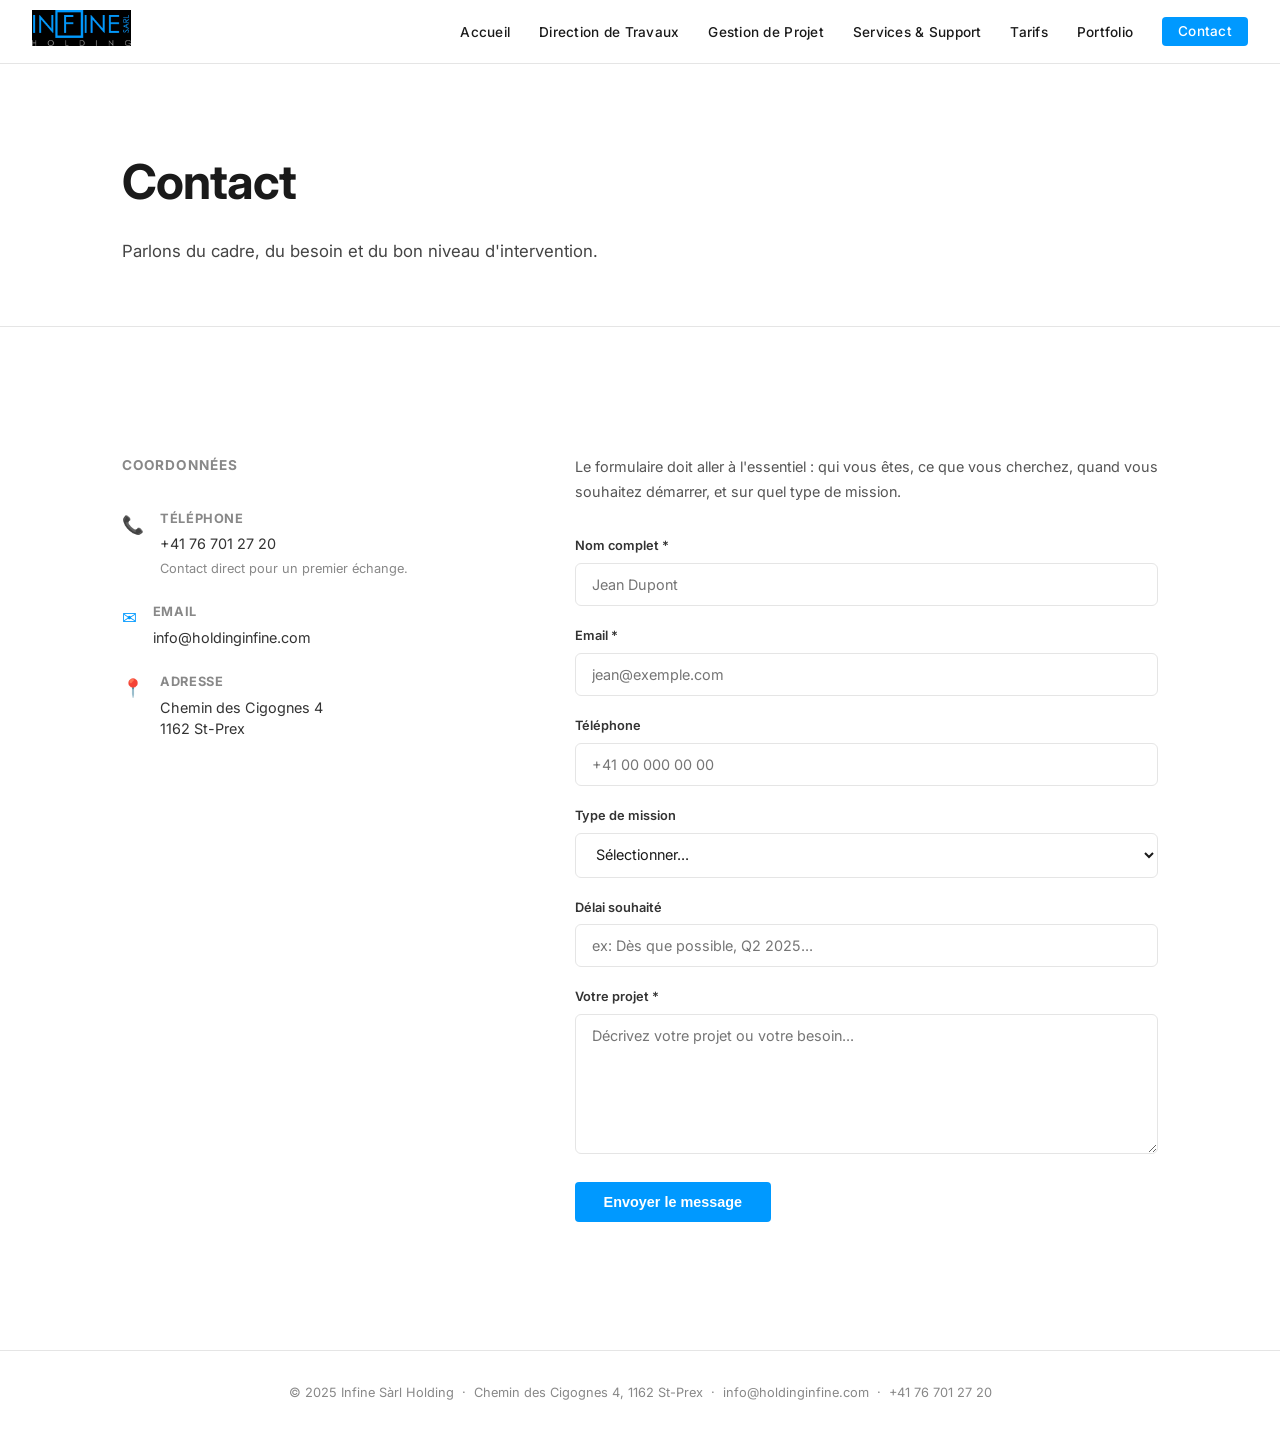
<file: contact.html>
<!DOCTYPE html>
<html lang="fr">
<head><meta charset="UTF-8"><meta name="viewport" content="width=device-width, initial-scale=1.0"><title>Contact — Infine Sàrl Holding</title><link rel="stylesheet" href="css/style.css"></head>
<body>
<nav>
  <a class="nav-logo" href="index.html"><img src="assets/logo.jpg" alt="Infine Sàrl Holding"></a>
  <button class="nav-toggle" onclick="this.nextElementSibling.classList.toggle('open')"><span></span><span></span><span></span></button>
  <ul class="nav-links"><li><a href="index.html">Accueil</a></li><li><a href="direction-travaux.html">Direction de Travaux</a></li><li><a href="gestion-projet.html">Gestion de Projet</a></li><li><a href="services-support.html">Services &amp; Support</a></li><li><a href="tarifs.html">Tarifs</a></li><li><a href="portfolio.html">Portfolio</a></li><li><a href="contact.html" class="nav-cta active">Contact</a></li></ul>
</nav>
<main>
  <div class="page-header"><div class="container"><h1>Contact</h1><p class="subtitle">Parlons du cadre, du besoin et du bon niveau d'intervention.</p></div></div>
  <div class="section"><div class="container">
    <div class="contact-grid">
      <div class="contact-info">
        <h3>Coordonnées</h3>
        <div class="contact-item">
          <span class="contact-icon">📞</span>
          <div><strong>Téléphone</strong><p><a href="tel:+41767012720" style="color:#333;text-decoration:none">+41 76 701 27 20</a></p><p style="font-size:.8rem;color:#888;margin-top:.25rem">Contact direct pour un premier échange.</p></div>
        </div>
        <div class="contact-item">
          <span class="contact-icon">✉️</span>
          <div><strong>Email</strong><p><a href="mailto:info@holdinginfine.com" style="color:#333;text-decoration:none">info@holdinginfine.com</a></p></div>
        </div>
        <div class="contact-item">
          <span class="contact-icon">📍</span>
          <div><strong>Adresse</strong><p>Chemin des Cigognes 4<br>1162 St-Prex</p></div>
        </div>
      </div>
      <div>
        <p style="font-size:.9rem;color:#555;margin-bottom:2rem;line-height:1.7">Le formulaire doit aller à l'essentiel : qui vous êtes, ce que vous cherchez, quand vous souhaitez démarrer, et sur quel type de mission.</p>
        <form name="contact" method="POST" data-netlify="true" netlify-honeypot="bot-field">
          <input type="hidden" name="form-name" value="contact">
          <p style="display:none"><input name="bot-field"></p>
          <div class="form-group"><label>Nom complet *</label><input type="text" name="nom" required placeholder="Jean Dupont"></div>
          <div class="form-group"><label>Email *</label><input type="email" name="email" required placeholder="jean@exemple.com"></div>
          <div class="form-group"><label>Téléphone</label><input type="tel" name="telephone" placeholder="+41 00 000 00 00"></div>
          <div class="form-group"><label>Type de mission</label>
            <select name="mission">
              <option value="">Sélectionner...</option>
              <option>Direction de Travaux</option>
              <option>Gestion de Projet</option>
              <option>Services &amp; Support</option>
              <option>Autre / À définir</option>
            </select>
          </div>
          <div class="form-group"><label>Délai souhaité</label><input type="text" name="delai" placeholder="ex: Dès que possible, Q2 2025..."></div>
          <div class="form-group"><label>Votre projet *</label><textarea name="message" required placeholder="Décrivez votre projet ou votre besoin..."></textarea></div>
          <button type="submit" class="btn btn-primary">Envoyer le message</button>
        </form>
      </div>
    </div>
  </div></div>
</main>
<footer><p>© 2025 Infine Sàrl Holding &nbsp;·&nbsp; Chemin des Cigognes 4, 1162 St-Prex &nbsp;·&nbsp; <a href="mailto:info@holdinginfine.com">info@holdinginfine.com</a> &nbsp;·&nbsp; <a href="tel:+41767012720">+41 76 701 27 20</a></p></footer>
</body></html>
</file>
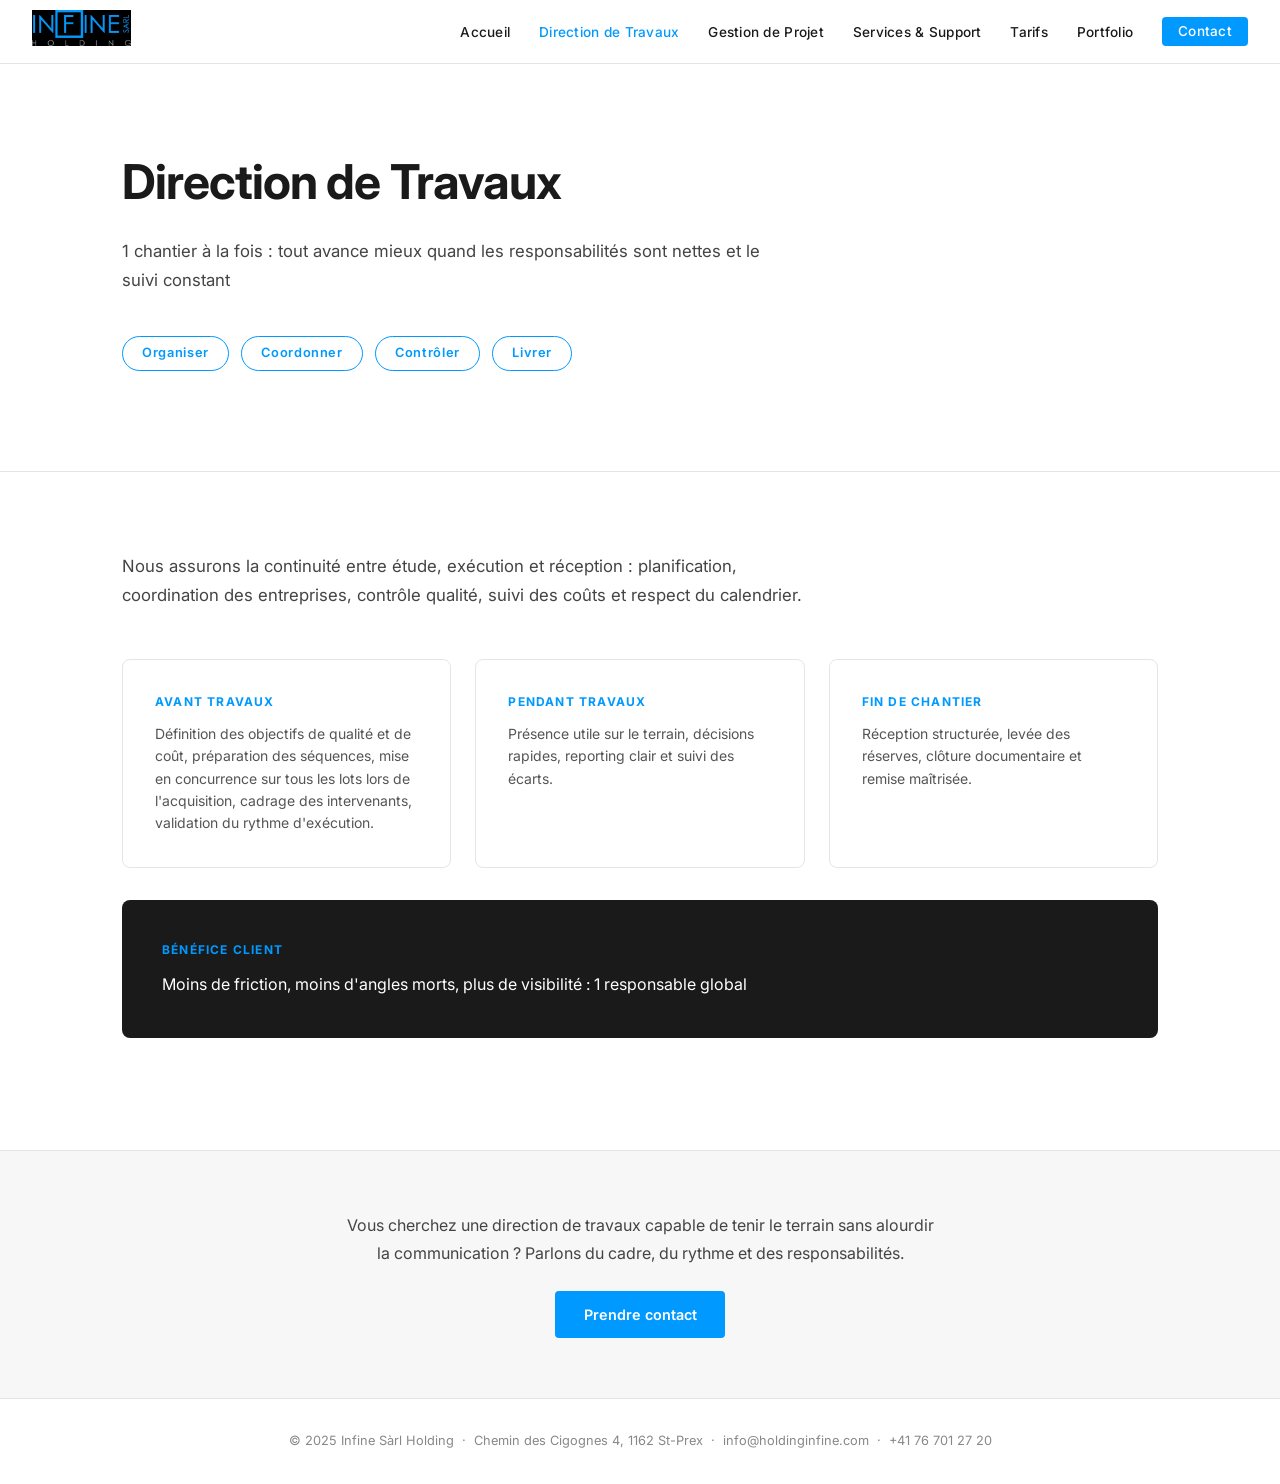
<file: direction-travaux.html>
<!DOCTYPE html>
<html lang="fr">
<head>
  <meta charset="UTF-8"><meta name="viewport" content="width=device-width, initial-scale=1.0">
  <title>Direction de Travaux — Infine Sàrl Holding</title>
  <link rel="stylesheet" href="css/style.css">
</head>
<body>
<nav>
  <a class="nav-logo" href="index.html"><img src="assets/logo.jpg" alt="Infine Sàrl Holding"></a>
  <button class="nav-toggle" onclick="this.nextElementSibling.classList.toggle('open')"><span></span><span></span><span></span></button>
  <ul class="nav-links">
    <li><a href="index.html">Accueil</a></li>
    <li><a href="direction-travaux.html" class="active">Direction de Travaux</a></li>
    <li><a href="gestion-projet.html">Gestion de Projet</a></li>
    <li><a href="services-support.html">Services &amp; Support</a></li>
    <li><a href="tarifs.html">Tarifs</a></li>
    <li><a href="portfolio.html">Portfolio</a></li>
    <li><a href="contact.html" class="nav-cta">Contact</a></li>
  </ul>
</nav>
<main>
  <div class="page-header">
    <div class="container">
      <h1>Direction de Travaux</h1>
      <p class="subtitle">1 chantier à la fois : tout avance mieux quand les responsabilités sont nettes et le suivi constant</p>
      <div class="tags-row">
        <span class="tag">Organiser</span>
        <span class="tag">Coordonner</span>
        <span class="tag">Contrôler</span>
        <span class="tag">Livrer</span>
      </div>
    </div>
  </div>
  <div class="section">
    <div class="container">
      <p style="font-size:1.05rem;color:#444;max-width:700px;line-height:1.75;margin-bottom:3rem">Nous assurons la continuité entre étude, exécution et réception : planification, coordination des entreprises, contrôle qualité, suivi des coûts et respect du calendrier.</p>
      <div class="phases">
        <div class="phase">
          <h4>Avant travaux</h4>
          <p>Définition des objectifs de qualité et de coût, préparation des séquences, mise en concurrence sur tous les lots lors de l'acquisition, cadrage des intervenants, validation du rythme d'exécution.</p>
        </div>
        <div class="phase">
          <h4>Pendant travaux</h4>
          <p>Présence utile sur le terrain, décisions rapides, reporting clair et suivi des écarts.</p>
        </div>
        <div class="phase">
          <h4>Fin de chantier</h4>
          <p>Réception structurée, levée des réserves, clôture documentaire et remise maîtrisée.</p>
        </div>
      </div>
      <div class="benefit-box">
        <h4>Bénéfice client</h4>
        <p>Moins de friction, moins d'angles morts, plus de visibilité : 1 responsable global</p>
      </div>
    </div>
  </div>
  <div class="cta-section">
    <div class="container">
      <p>Vous cherchez une direction de travaux capable de tenir le terrain sans alourdir la communication ? Parlons du cadre, du rythme et des responsabilités.</p>
      <a href="contact.html" class="btn btn-primary">Prendre contact</a>
    </div>
  </div>
</main>
<footer>
  <p>© 2025 Infine Sàrl Holding &nbsp;·&nbsp; Chemin des Cigognes 4, 1162 St-Prex &nbsp;·&nbsp; <a href="mailto:info@holdinginfine.com">info@holdinginfine.com</a> &nbsp;·&nbsp; <a href="tel:+41767012720">+41 76 701 27 20</a></p>
</footer>
</body>
</html>
</file>
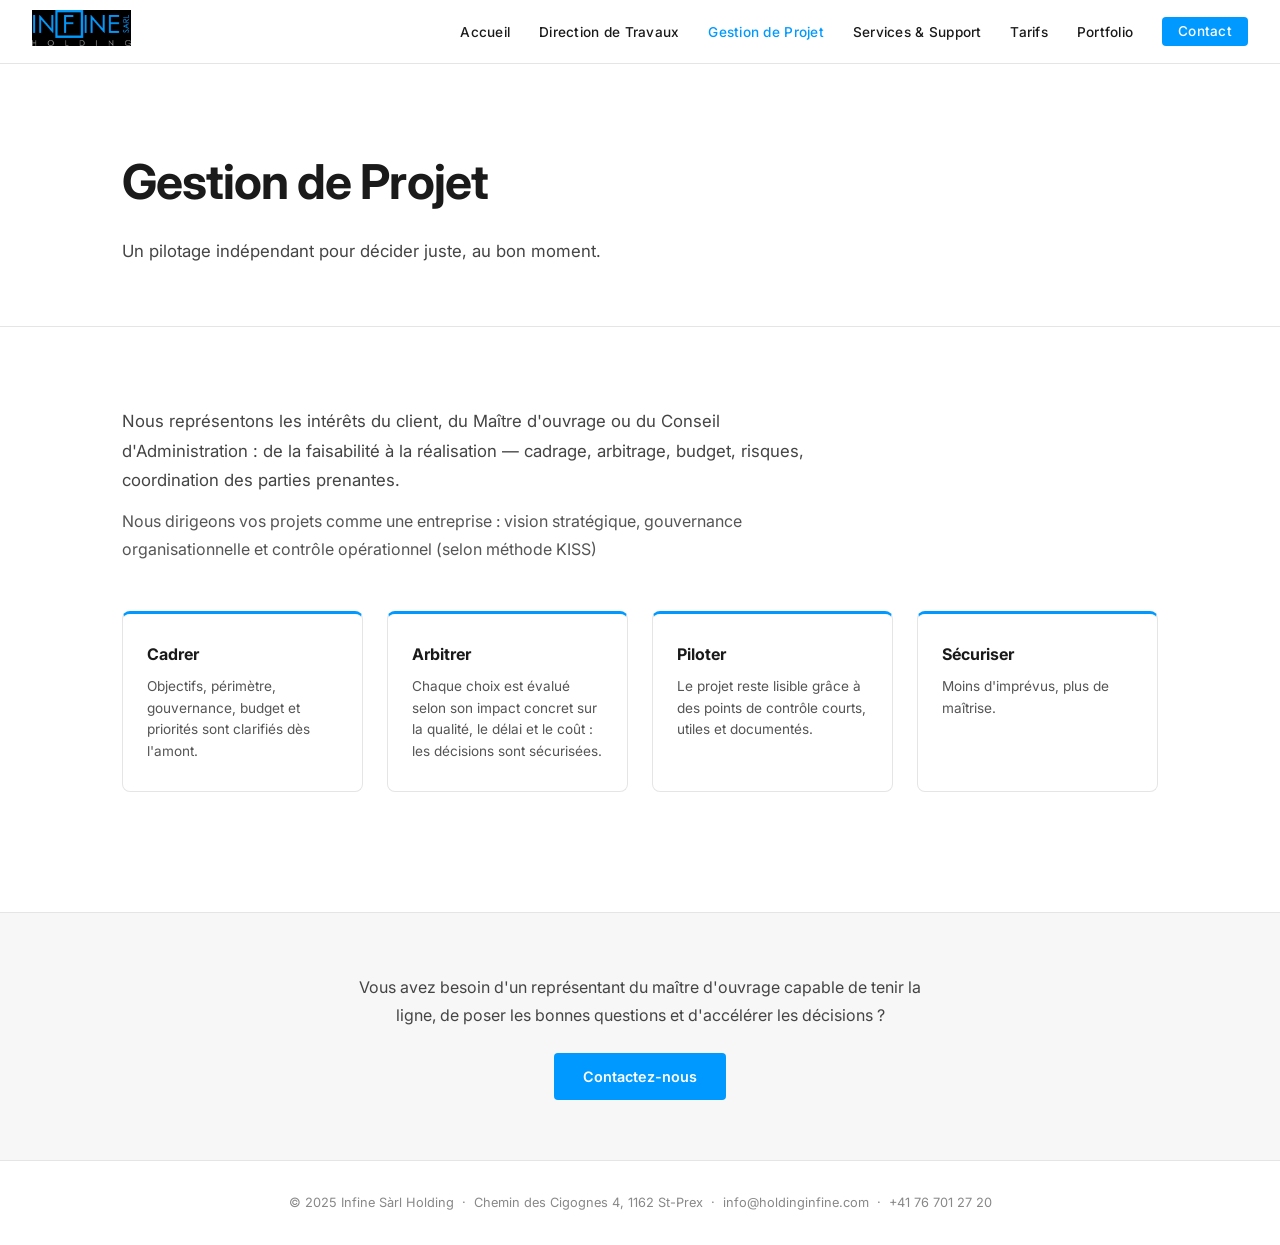
<file: gestion-projet.html>
<!DOCTYPE html>
<html lang="fr">
<head>
  <meta charset="UTF-8"><meta name="viewport" content="width=device-width, initial-scale=1.0">
  <title>Gestion de Projet — Infine Sàrl Holding</title>
  <link rel="stylesheet" href="css/style.css">
</head>
<body>
<nav>
  <a class="nav-logo" href="index.html"><img src="assets/logo.jpg" alt="Infine Sàrl Holding"></a>
  <button class="nav-toggle" onclick="this.nextElementSibling.classList.toggle('open')"><span></span><span></span><span></span></button>
  <ul class="nav-links">
    <li><a href="index.html">Accueil</a></li>
    <li><a href="direction-travaux.html">Direction de Travaux</a></li>
    <li><a href="gestion-projet.html" class="active">Gestion de Projet</a></li>
    <li><a href="services-support.html">Services &amp; Support</a></li>
    <li><a href="tarifs.html">Tarifs</a></li>
    <li><a href="portfolio.html">Portfolio</a></li>
    <li><a href="contact.html" class="nav-cta">Contact</a></li>
  </ul>
</nav>
<main>
  <div class="page-header">
    <div class="container">
      <h1>Gestion de Projet</h1>
      <p class="subtitle">Un pilotage indépendant pour décider juste, au bon moment.</p>
    </div>
  </div>
  <div class="section">
    <div class="container">
      <p style="font-size:1.05rem;color:#444;max-width:700px;line-height:1.75;margin-bottom:.75rem">Nous représentons les intérêts du client, du Maître d'ouvrage ou du Conseil d'Administration : de la faisabilité à la réalisation — cadrage, arbitrage, budget, risques, coordination des parties prenantes.</p>
      <p style="font-size:1rem;color:#555;max-width:700px;line-height:1.75;margin-bottom:3rem">Nous dirigeons vos projets comme une entreprise : vision stratégique, gouvernance organisationnelle et contrôle opérationnel (selon méthode KISS)</p>
      <div class="four-grid">
        <div class="grid-item">
          <h4>Cadrer</h4>
          <p>Objectifs, périmètre, gouvernance, budget et priorités sont clarifiés dès l'amont.</p>
        </div>
        <div class="grid-item">
          <h4>Arbitrer</h4>
          <p>Chaque choix est évalué selon son impact concret sur la qualité, le délai et le coût : les décisions sont sécurisées.</p>
        </div>
        <div class="grid-item">
          <h4>Piloter</h4>
          <p>Le projet reste lisible grâce à des points de contrôle courts, utiles et documentés.</p>
        </div>
        <div class="grid-item">
          <h4>Sécuriser</h4>
          <p>Moins d'imprévus, plus de maîtrise.</p>
        </div>
      </div>
    </div>
  </div>
  <div class="cta-section">
    <div class="container">
      <p>Vous avez besoin d'un représentant du maître d'ouvrage capable de tenir la ligne, de poser les bonnes questions et d'accélérer les décisions ?</p>
      <a href="contact.html" class="btn btn-primary">Contactez-nous</a>
    </div>
  </div>
</main>
<footer>
  <p>© 2025 Infine Sàrl Holding &nbsp;·&nbsp; Chemin des Cigognes 4, 1162 St-Prex &nbsp;·&nbsp; <a href="mailto:info@holdinginfine.com">info@holdinginfine.com</a> &nbsp;·&nbsp; <a href="tel:+41767012720">+41 76 701 27 20</a></p>
</footer>
</body>
</html>
</file>
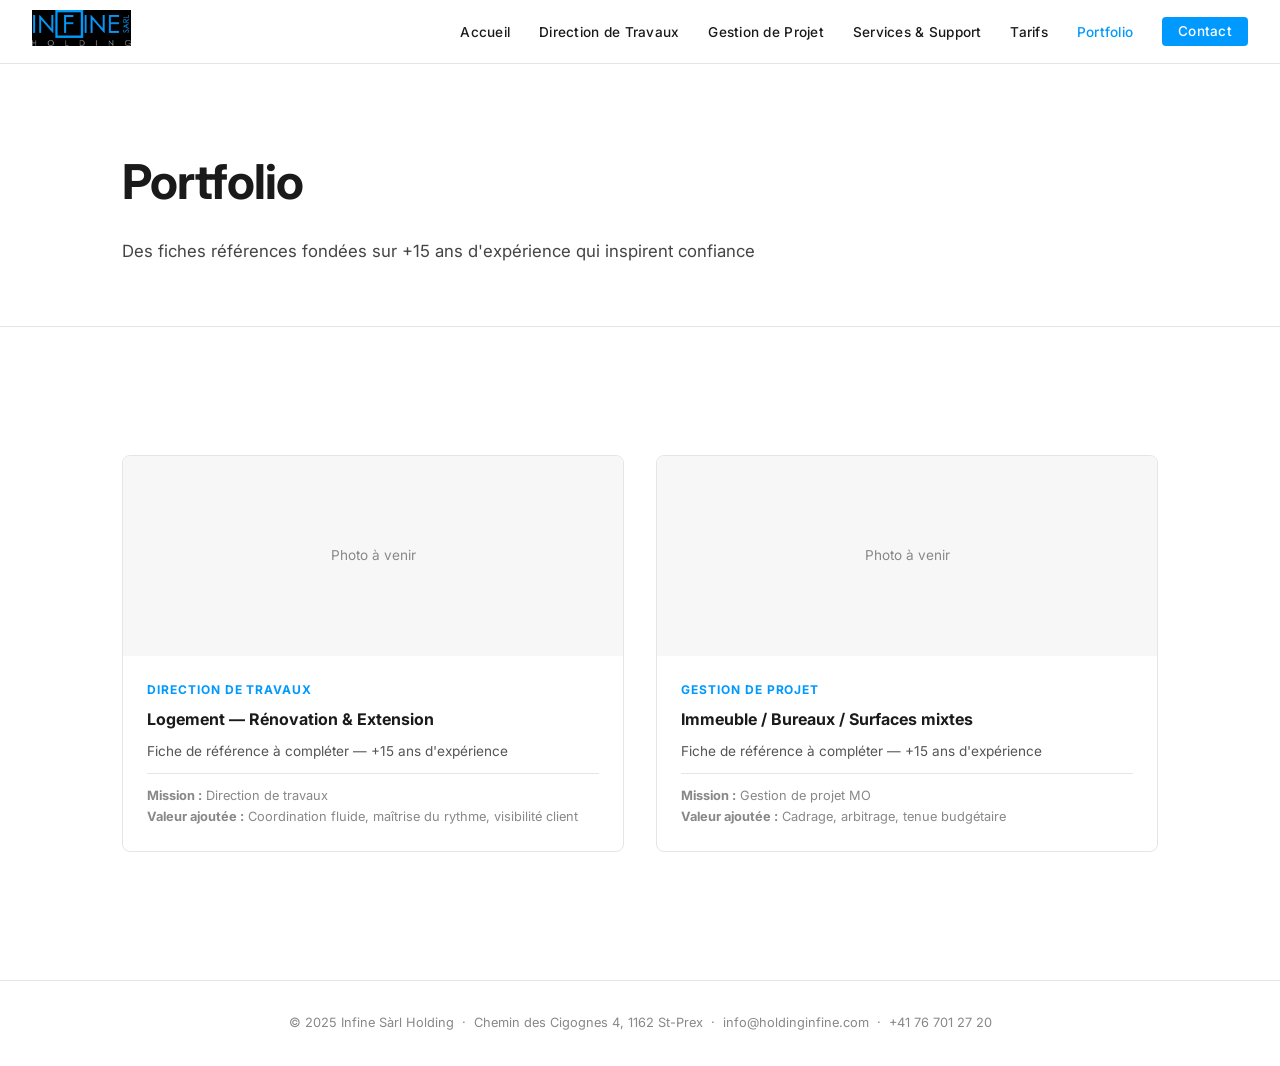
<file: portfolio.html>
<!DOCTYPE html>
<html lang="fr">
<head><meta charset="UTF-8"><meta name="viewport" content="width=device-width, initial-scale=1.0"><title>Portfolio — Infine Sàrl Holding</title><link rel="stylesheet" href="css/style.css"></head>
<body>
<nav>
  <a class="nav-logo" href="index.html"><img src="assets/logo.jpg" alt="Infine Sàrl Holding"></a>
  <button class="nav-toggle" onclick="this.nextElementSibling.classList.toggle('open')"><span></span><span></span><span></span></button>
  <ul class="nav-links"><li><a href="index.html">Accueil</a></li><li><a href="direction-travaux.html">Direction de Travaux</a></li><li><a href="gestion-projet.html">Gestion de Projet</a></li><li><a href="services-support.html">Services &amp; Support</a></li><li><a href="tarifs.html">Tarifs</a></li><li><a href="portfolio.html" class="active">Portfolio</a></li><li><a href="contact.html" class="nav-cta">Contact</a></li></ul>
</nav>
<main>
  <div class="page-header"><div class="container"><h1>Portfolio</h1><p class="subtitle">Des fiches références fondées sur +15 ans d'expérience qui inspirent confiance</p></div></div>
  <div class="section"><div class="container">
    <div class="portfolio-grid" id="portfolio-grid">
      <!-- Loaded from JSON -->
    </div>
  </div></div>
</main>
<footer><p>© 2025 Infine Sàrl Holding &nbsp;·&nbsp; Chemin des Cigognes 4, 1162 St-Prex &nbsp;·&nbsp; <a href="mailto:info@holdinginfine.com">info@holdinginfine.com</a> &nbsp;·&nbsp; <a href="tel:+41767012720">+41 76 701 27 20</a></p></footer>
<script>
fetch('_data/portfolio.json')
  .then(r => r.json())
  .then(projects => {
    const grid = document.getElementById('portfolio-grid');
    grid.innerHTML = projects.map(p => `
      <div class="project-card">
        <div class="project-card-img">
          ${p.image ? `<img src="${p.image}" alt="${p.title}">` : '<span>Photo à venir</span>'}
        </div>
        <div class="project-card-body">
          <div class="project-category">${p.category}</div>
          <h3>${p.title}</h3>
          <p>${p.description}</p>
          <div class="project-meta">
            <strong>Mission :</strong> ${p.mission}<br>
            <strong>Valeur ajoutée :</strong> ${p.value_add}
          </div>
        </div>
      </div>
    `).join('');
  })
  .catch(() => {
    document.getElementById('portfolio-grid').innerHTML = '<p style="color:#888">Portfolio en cours de construction.</p>';
  });
</script>
</body></html>
</file>
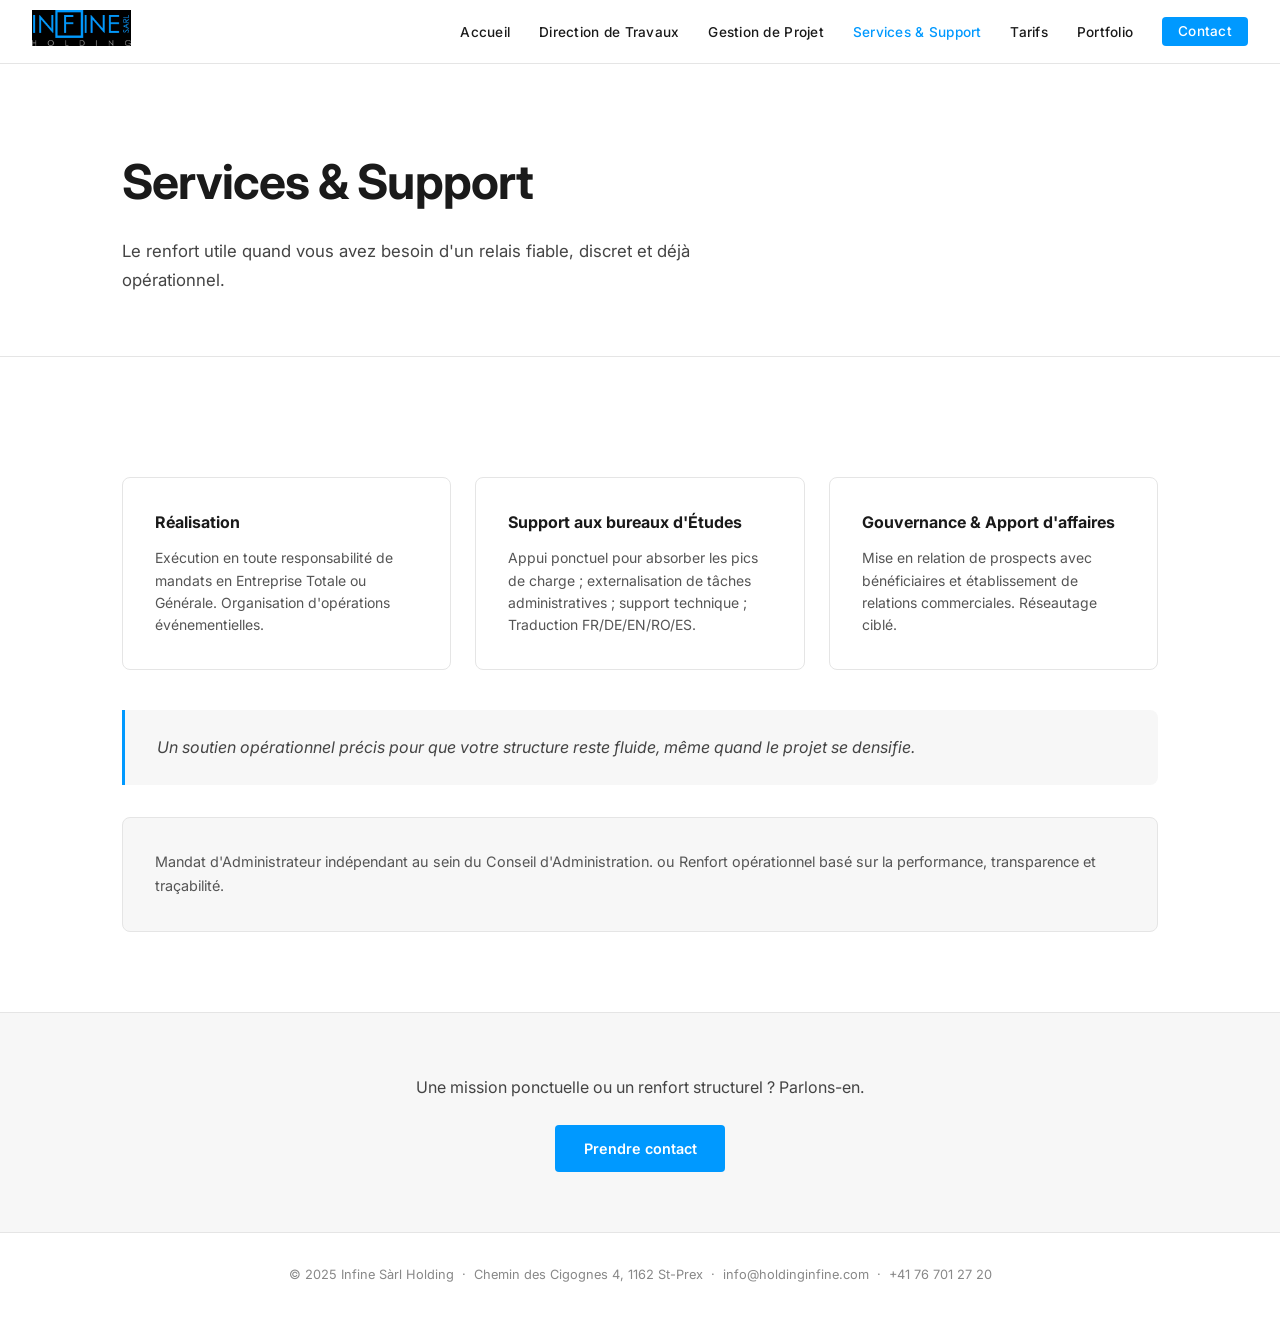
<file: services-support.html>
<!DOCTYPE html>
<html lang="fr">
<head><meta charset="UTF-8"><meta name="viewport" content="width=device-width, initial-scale=1.0"><title>Services &amp; Support — Infine Sàrl Holding</title><link rel="stylesheet" href="css/style.css"></head>
<body>
<nav>
  <a class="nav-logo" href="index.html"><img src="assets/logo.jpg" alt="Infine Sàrl Holding"></a>
  <button class="nav-toggle" onclick="this.nextElementSibling.classList.toggle('open')"><span></span><span></span><span></span></button>
  <ul class="nav-links"><li><a href="index.html">Accueil</a></li><li><a href="direction-travaux.html">Direction de Travaux</a></li><li><a href="gestion-projet.html">Gestion de Projet</a></li><li><a href="services-support.html" class="active">Services &amp; Support</a></li><li><a href="tarifs.html">Tarifs</a></li><li><a href="portfolio.html">Portfolio</a></li><li><a href="contact.html" class="nav-cta">Contact</a></li></ul>
</nav>
<main>
  <div class="page-header"><div class="container"><h1>Services &amp; Support</h1><p class="subtitle">Le renfort utile quand vous avez besoin d'un relais fiable, discret et déjà opérationnel.</p></div></div>
  <div class="section"><div class="container">
    <div class="cards-grid">
      <div class="card"><h3>Réalisation</h3><p>Exécution en toute responsabilité de mandats en Entreprise Totale ou Générale. Organisation d'opérations événementielles.</p></div>
      <div class="card"><h3>Support aux bureaux d'Études</h3><p>Appui ponctuel pour absorber les pics de charge ; externalisation de tâches administratives ; support technique ; Traduction FR/DE/EN/RO/ES.</p></div>
      <div class="card"><h3>Gouvernance &amp; Apport d'affaires</h3><p>Mise en relation de prospects avec bénéficiaires et établissement de relations commerciales. Réseautage ciblé.</p></div>
    </div>
    <div class="quote-block"><p>Un soutien opérationnel précis pour que votre structure reste fluide, même quand le projet se densifie.</p></div>
    <div style="margin-top:2rem;padding:2rem;border:1px solid var(--border);border-radius:8px;background:var(--light)">
      <p style="font-size:.9rem;color:#555;line-height:1.7">Mandat d'Administrateur indépendant au sein du Conseil d'Administration. ou Renfort opérationnel basé sur la performance, transparence et traçabilité.</p>
    </div>
  </div></div>
  <div class="cta-section"><div class="container"><p>Une mission ponctuelle ou un renfort structurel ? Parlons-en.</p><a href="contact.html" class="btn btn-primary">Prendre contact</a></div></div>
</main>
<footer><p>© 2025 Infine Sàrl Holding &nbsp;·&nbsp; Chemin des Cigognes 4, 1162 St-Prex &nbsp;·&nbsp; <a href="mailto:info@holdinginfine.com">info@holdinginfine.com</a> &nbsp;·&nbsp; <a href="tel:+41767012720">+41 76 701 27 20</a></p></footer>
</body></html>
</file>
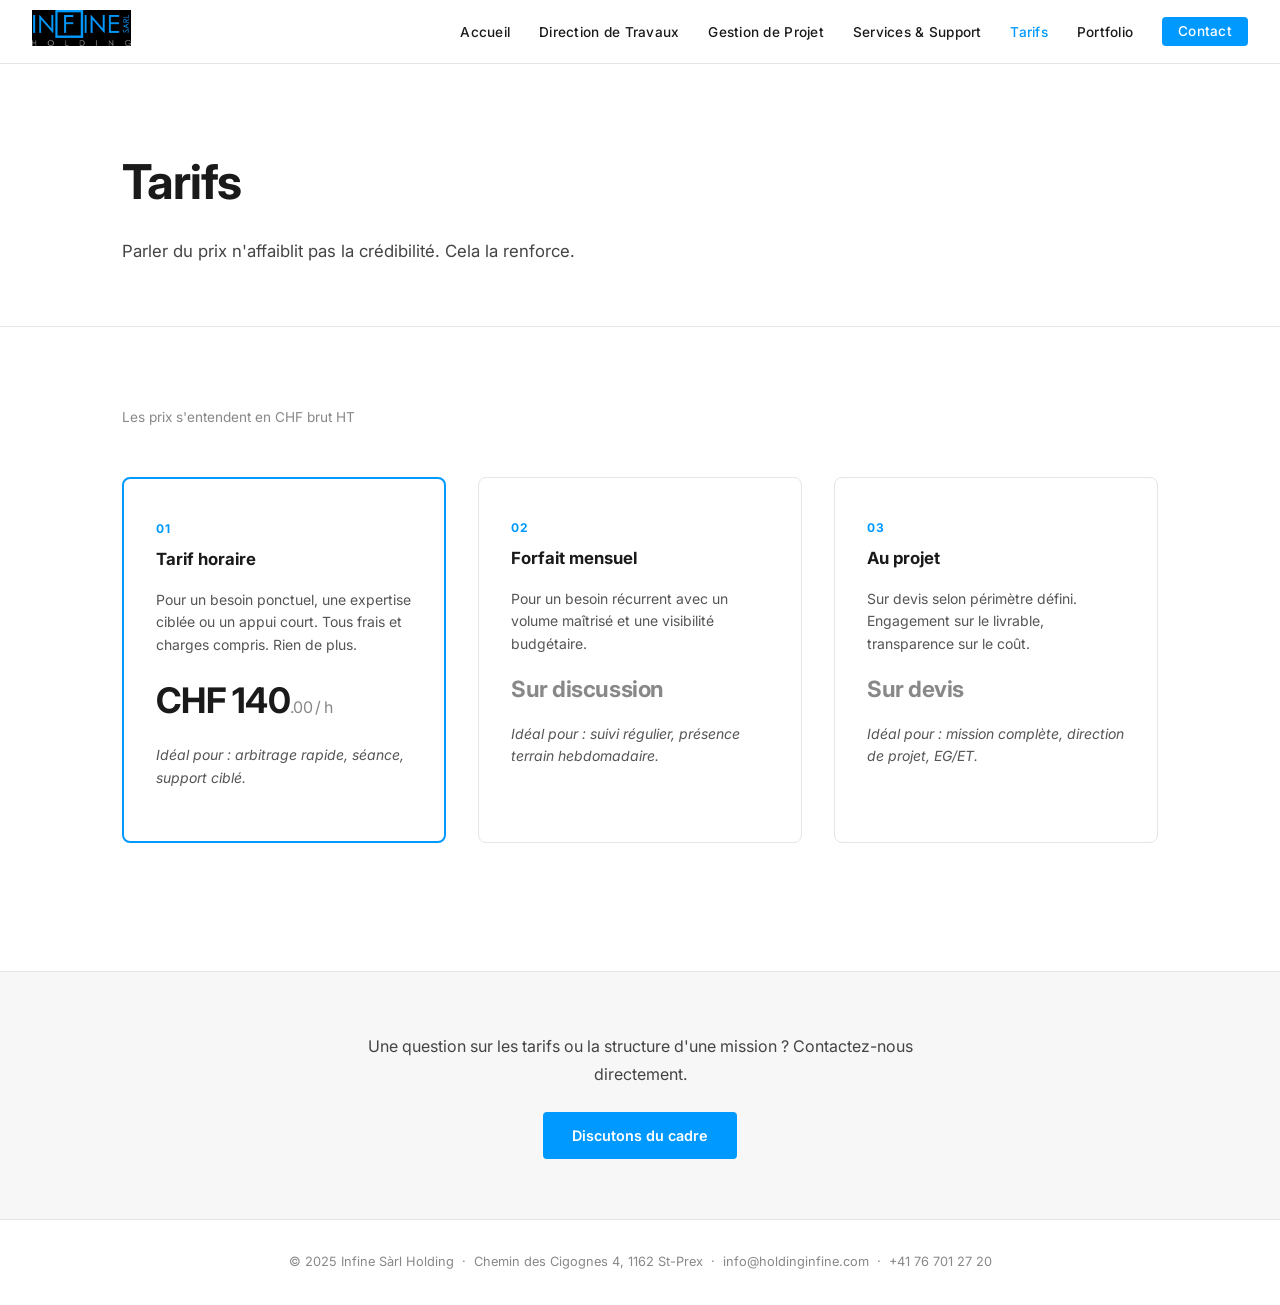
<file: tarifs.html>
<!DOCTYPE html>
<html lang="fr">
<head><meta charset="UTF-8"><meta name="viewport" content="width=device-width, initial-scale=1.0"><title>Tarifs — Infine Sàrl Holding</title><link rel="stylesheet" href="css/style.css"></head>
<body>
<nav>
  <a class="nav-logo" href="index.html"><img src="assets/logo.jpg" alt="Infine Sàrl Holding"></a>
  <button class="nav-toggle" onclick="this.nextElementSibling.classList.toggle('open')"><span></span><span></span><span></span></button>
  <ul class="nav-links"><li><a href="index.html">Accueil</a></li><li><a href="direction-travaux.html">Direction de Travaux</a></li><li><a href="gestion-projet.html">Gestion de Projet</a></li><li><a href="services-support.html">Services &amp; Support</a></li><li><a href="tarifs.html" class="active">Tarifs</a></li><li><a href="portfolio.html">Portfolio</a></li><li><a href="contact.html" class="nav-cta">Contact</a></li></ul>
</nav>
<main>
  <div class="page-header"><div class="container"><h1>Tarifs</h1><p class="subtitle">Parler du prix n'affaiblit pas la crédibilité. Cela la renforce.</p></div></div>
  <div class="section"><div class="container">
    <p class="ht-note">Les prix s'entendent en CHF brut HT</p>
    <div class="pricing-grid">
      <div class="pricing-card featured">
        <div class="pricing-num">01</div>
        <h3>Tarif horaire</h3>
        <p>Pour un besoin ponctuel, une expertise ciblée ou un appui court. Tous frais et charges compris. Rien de plus.</p>
        <div class="price">CHF 140<span>.00 / h</span></div>
        <p class="pricing-ideal">Idéal pour : arbitrage rapide, séance, support ciblé.</p>
      </div>
      <div class="pricing-card">
        <div class="pricing-num">02</div>
        <h3>Forfait mensuel</h3>
        <p>Pour un besoin récurrent avec un volume maîtrisé et une visibilité budgétaire.</p>
        <div class="price" style="font-size:1.4rem;color:var(--gray)">Sur discussion</div>
        <p class="pricing-ideal">Idéal pour : suivi régulier, présence terrain hebdomadaire.</p>
      </div>
      <div class="pricing-card">
        <div class="pricing-num">03</div>
        <h3>Au projet</h3>
        <p>Sur devis selon périmètre défini. Engagement sur le livrable, transparence sur le coût.</p>
        <div class="price" style="font-size:1.4rem;color:var(--gray)">Sur devis</div>
        <p class="pricing-ideal">Idéal pour : mission complète, direction de projet, EG/ET.</p>
      </div>
    </div>
  </div></div>
  <div class="cta-section"><div class="container"><p>Une question sur les tarifs ou la structure d'une mission ? Contactez-nous directement.</p><a href="contact.html" class="btn btn-primary">Discutons du cadre</a></div></div>
</main>
<footer><p>© 2025 Infine Sàrl Holding &nbsp;·&nbsp; Chemin des Cigognes 4, 1162 St-Prex &nbsp;·&nbsp; <a href="mailto:info@holdinginfine.com">info@holdinginfine.com</a> &nbsp;·&nbsp; <a href="tel:+41767012720">+41 76 701 27 20</a></p></footer>
</body></html>
</file>
<file: css/style.css>
@import url('https://fonts.googleapis.com/css2?family=Inter:wght@300;400;500;600;700&display=swap');
:root{--blue:#0099FF;--dark:#1a1a1a;--gray:#888;--light:#f7f7f7;--border:#e5e5e5;--white:#fff}
*,*::before,*::after{box-sizing:border-box;margin:0;padding:0}
html{scroll-behavior:smooth}
body{font-family:'Inter',system-ui,sans-serif;color:var(--dark);background:var(--white);font-size:16px;line-height:1.6}
nav{position:sticky;top:0;z-index:100;background:var(--white);border-bottom:1px solid var(--border);padding:0 2rem;display:flex;align-items:center;justify-content:space-between;height:64px}
.nav-logo img{height:36px;width:auto}
.nav-links{display:flex;gap:1.8rem;list-style:none}
.nav-links a{text-decoration:none;color:var(--dark);font-size:.85rem;font-weight:500;letter-spacing:.02em;transition:color .2s}
.nav-links a:hover,.nav-links a.active{color:var(--blue)}
.nav-cta{background:var(--blue);color:var(--white)!important;padding:.4rem 1rem;border-radius:4px}
.nav-cta:hover{background:#007acc}
.nav-toggle{display:none;background:none;border:none;cursor:pointer;flex-direction:column;gap:5px;padding:4px}
.nav-toggle span{display:block;width:22px;height:2px;background:var(--dark);border-radius:2px}
.container{max-width:1100px;margin:0 auto;padding:0 2rem}
.section{padding:80px 0}
.hero{padding:100px 0 80px;border-bottom:1px solid var(--border)}
.hero-tag{display:inline-block;font-size:.75rem;font-weight:700;letter-spacing:.12em;text-transform:uppercase;color:var(--blue);margin-bottom:1.5rem}
.hero h1{font-size:clamp(2.2rem,5vw,3.5rem);font-weight:700;line-height:1.15;letter-spacing:-.02em;max-width:700px;margin-bottom:1.5rem}
.hero-sub{font-size:1.05rem;color:#444;max-width:600px;margin-bottom:2rem;line-height:1.75}
.hero-quote{font-size:.9rem;color:var(--gray);font-style:italic;margin-bottom:2.5rem;padding-left:1rem;border-left:3px solid var(--blue)}
.btn{display:inline-block;padding:.75rem 1.8rem;border-radius:4px;font-size:.9rem;font-weight:600;text-decoration:none;transition:all .2s;cursor:pointer;border:none}
.btn-primary{background:var(--blue);color:var(--white)}
.btn-primary:hover{background:#007acc}
.btn-outline{border:2px solid var(--dark);color:var(--dark);background:transparent}
.btn-outline:hover{background:var(--dark);color:var(--white)}
.btn-group{display:flex;gap:1rem;flex-wrap:wrap}
.services-grid{display:grid;grid-template-columns:repeat(3,1fr);gap:2px;background:var(--border);border:1px solid var(--border);margin-top:4rem}
.service-block{background:var(--white);padding:2.5rem 2rem;text-decoration:none;color:inherit;transition:background .2s;display:block}
.service-block:hover{background:var(--light)}
.service-num{font-size:.75rem;font-weight:700;color:var(--blue);letter-spacing:.1em;margin-bottom:.75rem;display:block}
.service-block h3{font-size:1rem;font-weight:700;margin-bottom:.75rem;line-height:1.3}
.service-block p{font-size:.875rem;color:#555;line-height:1.6}
.price-note{margin-top:2rem;font-size:.85rem;color:var(--gray);padding:1rem;border-top:1px solid var(--border);text-align:center}
.page-header{padding:80px 0 60px;border-bottom:1px solid var(--border)}
.page-header h1{font-size:clamp(2rem,4vw,3rem);font-weight:700;letter-spacing:-.02em;margin-bottom:1rem}
.page-header .subtitle{font-size:1.05rem;color:#444;max-width:650px;line-height:1.75}
.tags-row{display:flex;gap:.75rem;flex-wrap:wrap;margin:2.5rem 0}
.tag{padding:.4rem 1.2rem;border:1.5px solid var(--blue);border-radius:100px;font-size:.8rem;font-weight:600;color:var(--blue);letter-spacing:.05em}
.phases{display:grid;grid-template-columns:repeat(3,1fr);gap:1.5rem;margin:2rem 0}
.phase{padding:2rem;border:1px solid var(--border);border-radius:8px}
.phase h4{font-size:.75rem;font-weight:700;text-transform:uppercase;letter-spacing:.1em;color:var(--blue);margin-bottom:.75rem}
.phase p{font-size:.875rem;color:#555;line-height:1.6}
.benefit-box{background:var(--dark);color:var(--white);padding:2.5rem;border-radius:8px;margin:2rem 0}
.benefit-box h4{font-size:.75rem;font-weight:700;text-transform:uppercase;letter-spacing:.1em;color:var(--blue);margin-bottom:.75rem}
.benefit-box p{font-size:1rem;line-height:1.7}
.four-grid{display:grid;grid-template-columns:repeat(4,1fr);gap:1.5rem;margin:2.5rem 0}
.grid-item{padding:1.75rem 1.5rem;border:1px solid var(--border);border-radius:8px;border-top:3px solid var(--blue)}
.grid-item h4{font-size:1rem;font-weight:700;margin-bottom:.5rem}
.grid-item p{font-size:.85rem;color:#555;line-height:1.6}
.cards-grid{display:grid;grid-template-columns:repeat(3,1fr);gap:1.5rem;margin:2.5rem 0}
.card{padding:2rem;border:1px solid var(--border);border-radius:8px}
.card h3{font-size:1rem;font-weight:700;margin-bottom:.75rem}
.card p{font-size:.875rem;color:#555;line-height:1.6}
.pricing-grid{display:grid;grid-template-columns:repeat(3,1fr);gap:2rem;margin:3rem 0}
.pricing-card{padding:2.5rem 2rem;border:1px solid var(--border);border-radius:8px}
.pricing-card.featured{border-color:var(--blue);border-width:2px}
.pricing-num{font-size:.75rem;font-weight:700;letter-spacing:.1em;color:var(--blue);margin-bottom:.5rem}
.pricing-card h3{font-size:1.05rem;font-weight:700;margin-bottom:1rem}
.price{font-size:2.2rem;font-weight:700;letter-spacing:-.02em;margin:1rem 0 .5rem}
.price span{font-size:1rem;font-weight:400;color:var(--gray)}
.pricing-card p{font-size:.875rem;color:#555;line-height:1.6;margin-bottom:.75rem}
.pricing-ideal{font-size:.8rem;color:var(--gray);font-style:italic;margin-top:1rem}
.ht-note{font-size:.85rem;color:var(--gray);margin-bottom:2rem}
.portfolio-grid{display:grid;grid-template-columns:repeat(2,1fr);gap:2rem;margin:3rem 0}
.project-card{border:1px solid var(--border);border-radius:8px;overflow:hidden}
.project-card-img{height:200px;background:var(--light);display:flex;align-items:center;justify-content:center;color:var(--gray);font-size:.85rem}
.project-card-img img{width:100%;height:100%;object-fit:cover}
.project-card-body{padding:1.5rem}
.project-category{font-size:.75rem;font-weight:700;text-transform:uppercase;letter-spacing:.08em;color:var(--blue);margin-bottom:.5rem}
.project-card-body h3{font-size:1rem;font-weight:700;margin-bottom:.5rem}
.project-card-body p{font-size:.85rem;color:#555;line-height:1.5}
.project-meta{margin-top:.75rem;padding-top:.75rem;border-top:1px solid var(--border);font-size:.8rem;color:var(--gray)}
.contact-grid{display:grid;grid-template-columns:1fr 1.5fr;gap:4rem;margin:3rem 0}
.contact-info h3{font-size:.85rem;font-weight:700;text-transform:uppercase;letter-spacing:.08em;color:var(--gray);margin-bottom:2rem}
.contact-item{display:flex;gap:1rem;margin-bottom:1.5rem}
.contact-icon{color:var(--blue);font-size:1.1rem;flex-shrink:0;margin-top:2px}
.contact-item strong{display:block;font-size:.8rem;font-weight:700;text-transform:uppercase;letter-spacing:.05em;color:var(--gray);margin-bottom:.25rem}
.contact-item p{font-size:.9rem;color:#333;line-height:1.5}
.form-group{margin-bottom:1.25rem}
.form-group label{display:block;font-size:.8rem;font-weight:600;margin-bottom:.4rem;color:#333}
.form-group input,.form-group select,.form-group textarea{width:100%;padding:.75rem 1rem;border:1.5px solid var(--border);border-radius:6px;font-family:inherit;font-size:.9rem;color:var(--dark);background:var(--white);transition:border-color .2s}
.form-group input:focus,.form-group select:focus,.form-group textarea:focus{outline:none;border-color:var(--blue)}
.form-group textarea{resize:vertical;min-height:140px}
.quote-block{border-left:3px solid var(--blue);padding:1.5rem 2rem;background:var(--light);margin:2rem 0;border-radius:0 8px 8px 0}
.quote-block p{font-size:1rem;font-style:italic;color:#444;line-height:1.7}
.cta-section{background:var(--light);padding:60px 0;border-top:1px solid var(--border)}
.cta-section .container{text-align:center}
.cta-section p{font-size:1rem;color:#444;max-width:600px;margin:0 auto 1.5rem;line-height:1.75}
footer{border-top:1px solid var(--border);padding:2rem;text-align:center;font-size:.8rem;color:var(--gray)}
footer a{color:var(--gray);text-decoration:none}
footer a:hover{color:var(--blue)}
@media(max-width:900px){
  .nav-links{display:none;flex-direction:column;position:absolute;top:64px;left:0;right:0;background:var(--white);padding:1rem 2rem 1.5rem;border-bottom:1px solid var(--border);z-index:99;gap:1rem}
  .nav-links.open{display:flex}
  .nav-toggle{display:flex}
  .services-grid,.phases,.four-grid,.cards-grid,.pricing-grid{grid-template-columns:1fr}
  .portfolio-grid,.contact-grid{grid-template-columns:1fr}
  .hero{padding:60px 0 40px}
  .section{padding:50px 0}
  .page-header{padding:50px 0 40px}
}
</file>
